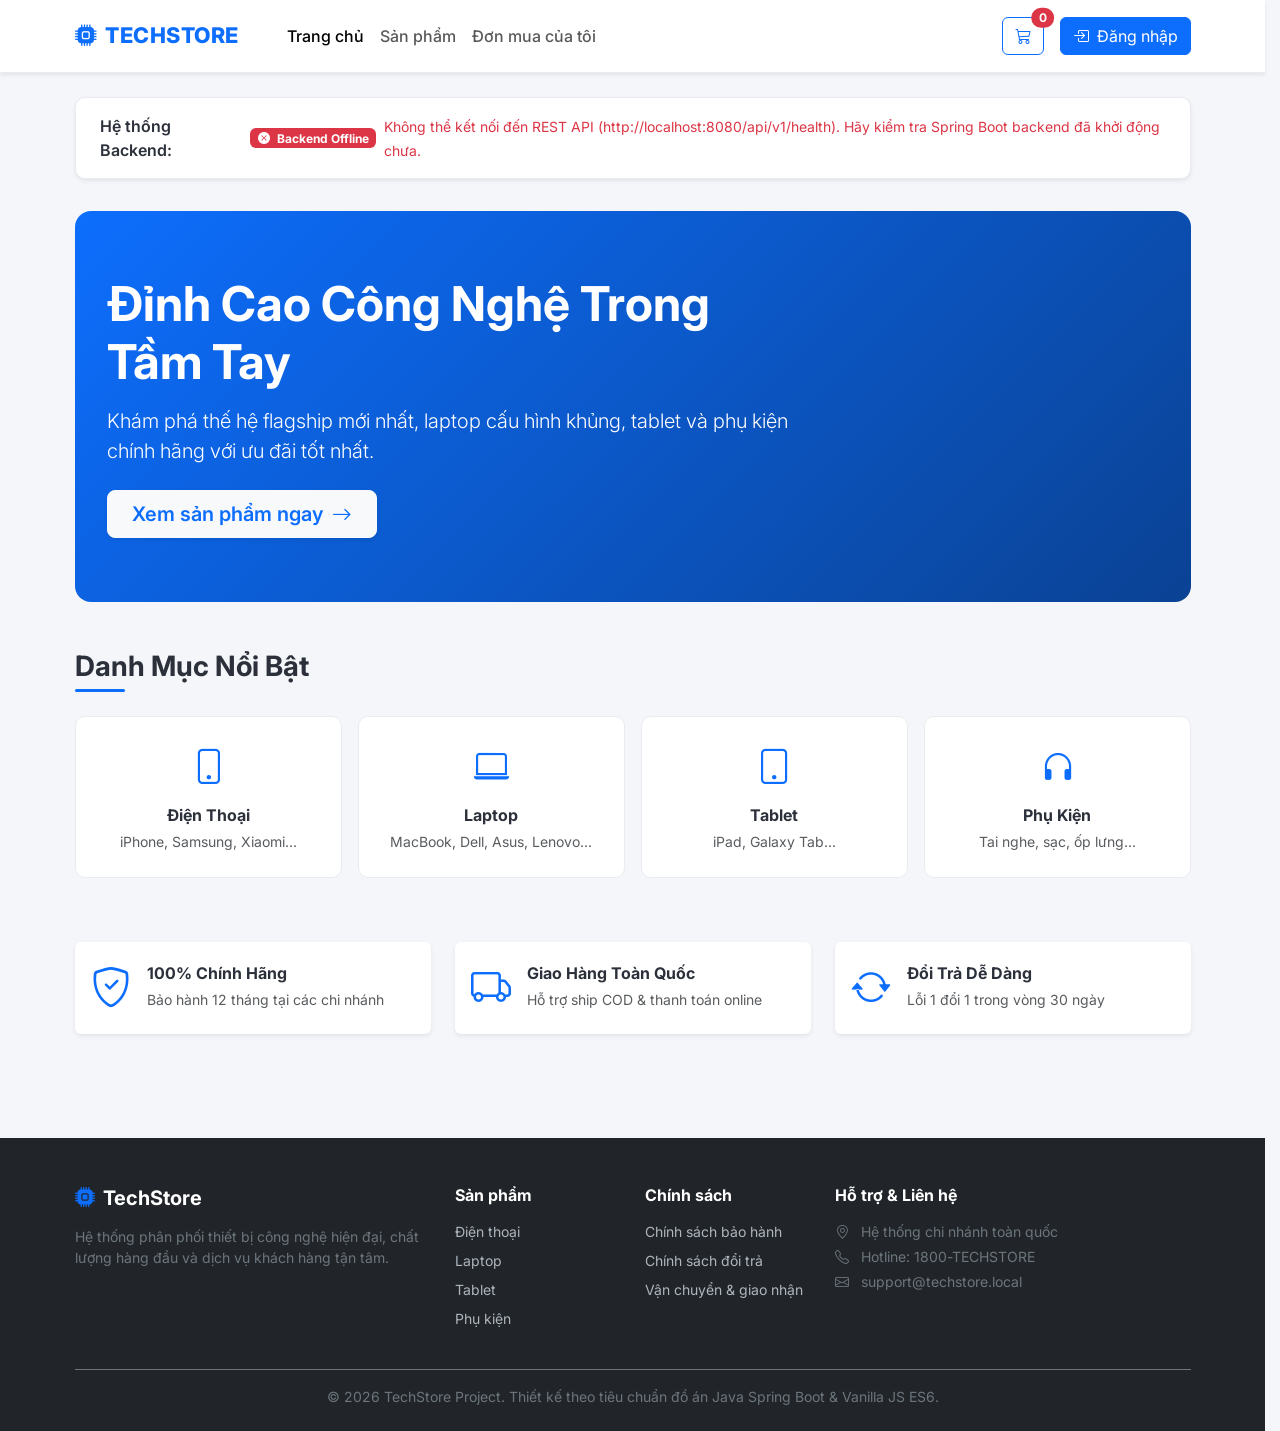
<file: frontend/index.html>
<!DOCTYPE html>
<html lang="vi">
<head>
    <meta charset="UTF-8">
    <meta name="viewport" content="width=device-width, initial-scale=1.0">
    <title>TechStore - Cửa Hàng Thiết Bị Công Nghệ</title>
    
    <!-- Google Fonts Inter -->
    <link rel="preconnect" href="https://fonts.googleapis.com">
    <link rel="preconnect" href="https://fonts.gstatic.com" crossorigin>
    <link href="https://fonts.googleapis.com/css2?family=Inter:wght@300;400;500;600;700&display=swap" rel="stylesheet">
    
    <!-- Bootstrap 5 CSS & Icons -->
    <link href="https://cdn.jsdelivr.net/npm/bootstrap@5.3.3/dist/css/bootstrap.min.css" rel="stylesheet">
    <link href="https://cdn.jsdelivr.net/npm/bootstrap-icons@1.11.3/font/bootstrap-icons.min.css" rel="stylesheet">
    
    <!-- Custom CSS Modules -->
    <link rel="stylesheet" href="./css/variables.css">
    <link rel="stylesheet" href="./css/reset.css">
    <link rel="stylesheet" href="./css/global.css">
    <link rel="stylesheet" href="./css/components.css">
    <link rel="stylesheet" href="./css/responsive.css">
</head>
<body>

    <!-- Header / Navbar -->
    <header class="site-navbar sticky-top">
        <div class="container">
            <nav class="navbar navbar-expand-lg navbar-light py-3">
                <a class="navbar-brand" href="./index.html">
                    <i class="bi bi-cpu-fill"></i>
                    <span>TECHSTORE</span>
                </a>
                
                <button class="navbar-toggler" type="button" data-bs-toggle="collapse" data-bs-target="#navbarContent">
                    <span class="navbar-toggler-icon"></span>
                </button>

                <div class="collapse navbar-collapse" id="navbarContent">
                    <ul class="navbar-nav me-auto mb-2 mb-lg-0 ms-lg-4">
                        <li class="nav-item">
                            <a class="nav-link active fw-medium" href="./index.html">Trang chủ</a>
                        </li>
                        <li class="nav-item">
                            <a class="nav-link fw-medium" href="./pages/products/products.html">Sản phẩm</a>
                        </li>
                        <li class="nav-item">
                            <a class="nav-link fw-medium" href="./pages/orders/my-orders.html">Đơn mua của tôi</a>
                        </li>
                    </ul>

                    <div class="d-flex align-items-center gap-3" id="nav-auth-container">
                        <a href="./pages/cart/cart.html" class="btn btn-outline-primary position-relative">
                            <i class="bi bi-cart3"></i>
                            <span class="position-absolute top-0 start-100 translate-middle badge rounded-pill bg-danger" id="cart-badge">
                                0
                            </span>
                        </a>
                        <a href="./pages/auth/login.html" class="btn btn-primary">
                            <i class="bi bi-box-arrow-in-right me-1"></i> Đăng nhập
                        </a>
                    </div>
                </div>
            </nav>
        </div>
    </header>

    <!-- Main Content -->
    <main class="py-4">
        <div class="container">

            <!-- System Diagnostics / Backend Health Banner -->
            <div class="status-panel d-flex flex-column flex-md-row justify-content-between align-items-md-center gap-2">
                <div class="d-flex align-items-center gap-3">
                    <span class="fw-semibold">Hệ thống Backend:</span>
                    <span id="backend-status-badge" class="badge bg-secondary">
                        <span class="spinner-border spinner-border-sm me-1" role="status"></span> Khởi tạo...
                    </span>
                </div>
                <div id="backend-status-details">
                    <small class="text-muted">Đang kết nối REST API (port 8080)...</small>
                </div>
            </div>

            <!-- Hero Banner -->
            <section class="hero-banner">
                <div class="row align-items-center">
                    <div class="col-lg-8">
                        <h1 class="display-5 fw-bold mb-3">Đỉnh Cao Công Nghệ Trong Tầm Tay</h1>
                        <p class="lead mb-4">Khám phá thế hệ flagship mới nhất, laptop cấu hình khủng, tablet và phụ kiện chính hãng với ưu đãi tốt nhất.</p>
                        <a href="./pages/products/products.html" class="btn btn-light btn-lg text-primary fw-semibold px-4 shadow-sm">
                            Xem sản phẩm ngay <i class="bi bi-arrow-right ms-1"></i>
                        </a>
                    </div>
                </div>
            </section>

            <!-- Categories Section -->
            <section class="mb-5">
                <h3 class="section-title">Danh Mục Nổi Bật</h3>
                <div class="row g-3">
                    <div class="col-6 col-md-3">
                        <div class="category-card">
                            <div class="category-icon"><i class="bi bi-phone"></i></div>
                            <h6 class="fw-bold mb-1">Điện Thoại</h6>
                            <small class="text-muted">iPhone, Samsung, Xiaomi...</small>
                        </div>
                    </div>
                    <div class="col-6 col-md-3">
                        <div class="category-card">
                            <div class="category-icon"><i class="bi bi-laptop"></i></div>
                            <h6 class="fw-bold mb-1">Laptop</h6>
                            <small class="text-muted">MacBook, Dell, Asus, Lenovo...</small>
                        </div>
                    </div>
                    <div class="col-6 col-md-3">
                        <div class="category-card">
                            <div class="category-icon"><i class="bi bi-tablet"></i></div>
                            <h6 class="fw-bold mb-1">Tablet</h6>
                            <small class="text-muted">iPad, Galaxy Tab...</small>
                        </div>
                    </div>
                    <div class="col-6 col-md-3">
                        <div class="category-card">
                            <div class="category-icon"><i class="bi bi-headphones"></i></div>
                            <h6 class="fw-bold mb-1">Phụ Kiện</h6>
                            <small class="text-muted">Tai nghe, sạc, ốp lưng...</small>
                        </div>
                    </div>
                </div>
            </section>

            <!-- Features Highlights -->
            <section class="row g-4 py-3">
                <div class="col-md-4">
                    <div class="d-flex align-items-center gap-3 p-3 bg-white rounded shadow-sm">
                        <i class="bi bi-shield-check text-primary fs-1"></i>
                        <div>
                            <h6 class="fw-bold mb-1">100% Chính Hãng</h6>
                            <small class="text-muted">Bảo hành 12 tháng tại các chi nhánh</small>
                        </div>
                    </div>
                </div>
                <div class="col-md-4">
                    <div class="d-flex align-items-center gap-3 p-3 bg-white rounded shadow-sm">
                        <i class="bi bi-truck text-primary fs-1"></i>
                        <div>
                            <h6 class="fw-bold mb-1">Giao Hàng Toàn Quốc</h6>
                            <small class="text-muted">Hỗ trợ ship COD & thanh toán online</small>
                        </div>
                    </div>
                </div>
                <div class="col-md-4">
                    <div class="d-flex align-items-center gap-3 p-3 bg-white rounded shadow-sm">
                        <i class="bi bi-arrow-repeat text-primary fs-1"></i>
                        <div>
                            <h6 class="fw-bold mb-1">Đổi Trả Dễ Dàng</h6>
                            <small class="text-muted">Lỗi 1 đổi 1 trong vòng 30 ngày</small>
                        </div>
                    </div>
                </div>
            </section>

        </div>
    </main>

    <!-- Footer -->
    <footer class="site-footer">
        <div class="container">
            <div class="row g-4 mb-4">
                <div class="col-lg-4">
                    <h5 class="text-white fw-bold mb-3 d-flex align-items-center gap-2">
                        <i class="bi bi-cpu-fill text-primary"></i> TechStore
                    </h5>
                    <p class="small text-secondary">Hệ thống phân phối thiết bị công nghệ hiện đại, chất lượng hàng đầu và dịch vụ khách hàng tận tâm.</p>
                </div>
                <div class="col-6 col-lg-2">
                    <h6 class="text-white fw-bold mb-3">Sản phẩm</h6>
                    <ul class="list-unstyled small d-flex flex-column gap-2">
                        <li><a href="#">Điện thoại</a></li>
                        <li><a href="#">Laptop</a></li>
                        <li><a href="#">Tablet</a></li>
                        <li><a href="#">Phụ kiện</a></li>
                    </ul>
                </div>
                <div class="col-6 col-lg-2">
                    <h6 class="text-white fw-bold mb-3">Chính sách</h6>
                    <ul class="list-unstyled small d-flex flex-column gap-2">
                        <li><a href="#">Chính sách bảo hành</a></li>
                        <li><a href="#">Chính sách đổi trả</a></li>
                        <li><a href="#">Vận chuyển & giao nhận</a></li>
                    </ul>
                </div>
                <div class="col-lg-4">
                    <h6 class="text-white fw-bold mb-3">Hỗ trợ & Liên hệ</h6>
                    <p class="small text-secondary mb-1"><i class="bi bi-geo-alt me-2"></i> Hệ thống chi nhánh toàn quốc</p>
                    <p class="small text-secondary mb-1"><i class="bi bi-telephone me-2"></i> Hotline: 1800-TECHSTORE</p>
                    <p class="small text-secondary"><i class="bi bi-envelope me-2"></i> support@techstore.local</p>
                </div>
            </div>
            <div class="border-top border-secondary pt-3 text-center small text-secondary">
                &copy; 2026 TechStore Project. Thiết kế theo tiêu chuẩn đồ án Java Spring Boot & Vanilla JS ES6.
            </div>
        </div>
    </footer>

    <!-- Bootstrap JS Bundle -->
    <script src="https://cdn.jsdelivr.net/npm/bootstrap@5.3.3/dist/js/bootstrap.bundle.min.js"></script>

    <!-- Page JavaScript Module -->
    <script type="module" src="./js/pages/home.js"></script>
</body>
</html>
</file>
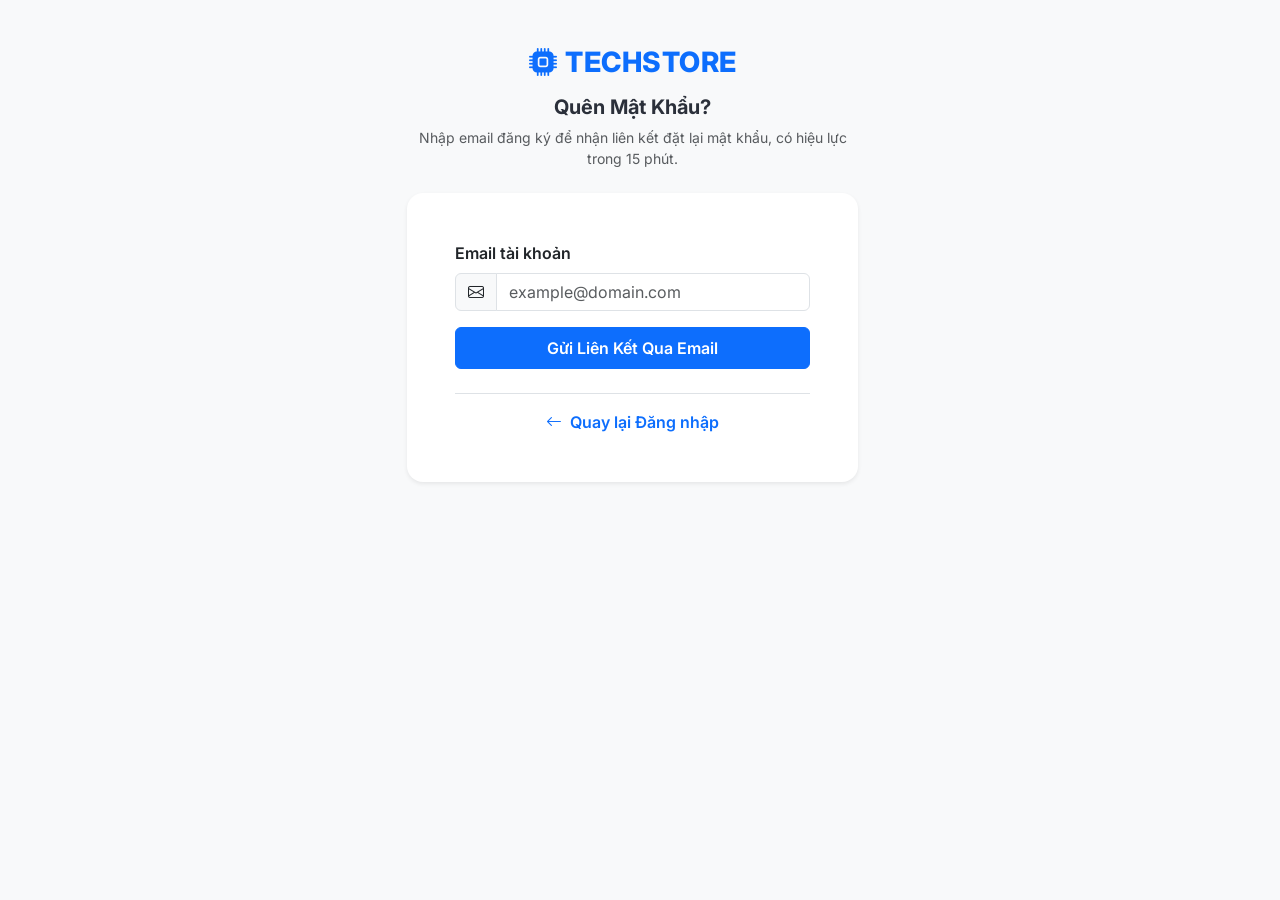
<file: frontend/pages/auth/forgot-password.html>
<!DOCTYPE html>
<html lang="vi">
<head>
    <meta charset="UTF-8">
    <meta name="viewport" content="width=device-width, initial-scale=1.0">
    <title>Khôi Phục Mật Khẩu - TechStore</title>
    
    <link rel="preconnect" href="https://fonts.googleapis.com">
    <link rel="preconnect" href="https://fonts.gstatic.com" crossorigin>
    <link href="https://fonts.googleapis.com/css2?family=Inter:wght@300;400;500;600;700&display=swap" rel="stylesheet">
    
    <link href="https://cdn.jsdelivr.net/npm/bootstrap@5.3.3/dist/css/bootstrap.min.css" rel="stylesheet">
    <link href="https://cdn.jsdelivr.net/npm/bootstrap-icons@1.11.3/font/bootstrap-icons.min.css" rel="stylesheet">
    
    <link rel="stylesheet" href="../../css/variables.css">
    <link rel="stylesheet" href="../../css/reset.css">
    <link rel="stylesheet" href="../../css/global.css">
    <link rel="stylesheet" href="../../css/components.css">
</head>
<body class="bg-light">

    <div class="container py-5">
        <div class="row justify-content-center">
            <div class="col-md-6 col-lg-5">
                
                <div class="text-center mb-4">
                    <a href="../../index.html" class="navbar-brand justify-content-center fs-3">
                        <i class="bi bi-cpu-fill"></i>
                        <span>TECHSTORE</span>
                    </a>
                    <h5 class="fw-bold mt-3">Quên Mật Khẩu?</h5>
                    <p class="text-muted small">Nhập email đăng ký để nhận liên kết đặt lại mật khẩu, có hiệu lực trong 15 phút.</p>
                </div>

                <div class="card border-0 shadow-sm rounded-4 p-4 p-md-5 bg-white">
                    
                    <div id="alert-container"></div>

                    <!-- Step 1: Request Reset Token -->
                    <form id="forgot-form">
                        <div class="mb-3">
                            <label for="email" class="form-label fw-semibold">Email tài khoản</label>
                            <div class="input-group">
                                <span class="input-group-text bg-light"><i class="bi bi-envelope"></i></span>
                                <input type="email" class="form-control" id="email" placeholder="example@domain.com" required>
                            </div>
                        </div>

                        <button type="submit" class="btn btn-primary w-100 py-2 fw-semibold" id="btn-request-token">
                            <span class="spinner-border spinner-border-sm me-2 d-none" id="forgot-spinner"></span>
                            Gửi Liên Kết Qua Email
                        </button>
                    </form>

                    <!-- Step 2: Enter Token and New Password (hidden initially) -->
                    <form id="reset-form" class="d-none mt-3">
                        <hr class="my-3">
                        <h6 class="fw-bold text-success mb-3"><i class="bi bi-shield-check me-1"></i> Đặt lại mật khẩu mới</h6>

                        <input type="hidden" id="token" required>

                        <div class="mb-3">
                            <label for="newPassword" class="form-label fw-semibold">Mật khẩu mới</label>
                            <input type="password" class="form-control" id="newPassword" placeholder="Tối thiểu 6 ký tự" required>
                        </div>

                        <button type="submit" class="btn btn-success w-100 py-2 fw-semibold" id="btn-reset-password">
                            <span class="spinner-border spinner-border-sm me-2 d-none" id="reset-spinner"></span>
                            Xác Nhận Đổi Mật Khẩu
                        </button>
                    </form>

                    <div class="text-center mt-4 pt-3 border-top">
                        <a href="./login.html" class="fw-semibold text-primary text-decoration-none">
                            <i class="bi bi-arrow-left me-1"></i> Quay lại Đăng nhập
                        </a>
                    </div>
                </div>

            </div>
        </div>
    </div>

    <script src="https://cdn.jsdelivr.net/npm/bootstrap@5.3.3/dist/js/bootstrap.bundle.min.js"></script>
    <script type="module" src="./forgot-password.js"></script>
</body>
</html>
</file>
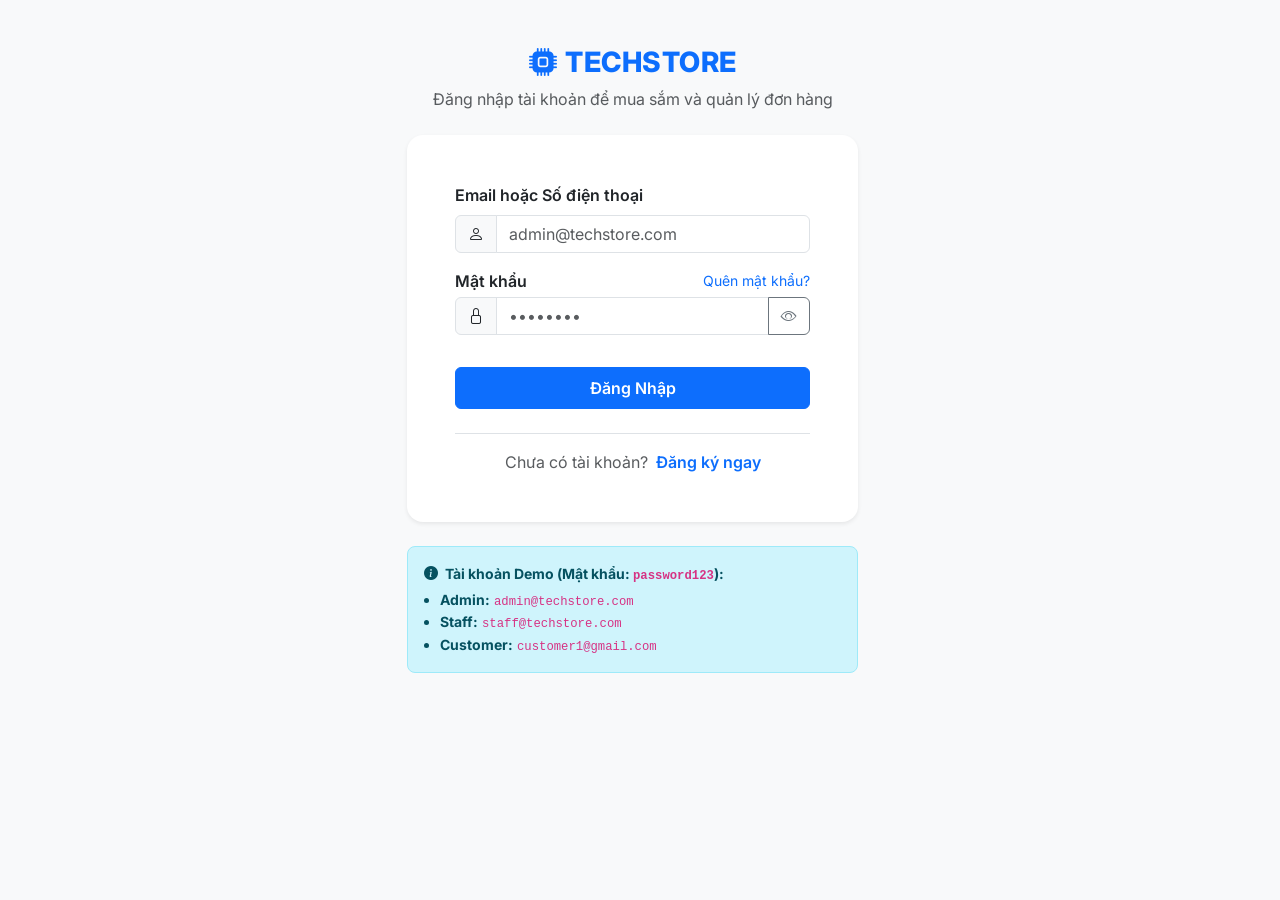
<file: frontend/pages/auth/login.html>
<!DOCTYPE html>
<html lang="vi">
<head>
    <meta charset="UTF-8">
    <meta name="viewport" content="width=device-width, initial-scale=1.0">
    <title>Đăng Nhập - TechStore</title>
    
    <link rel="preconnect" href="https://fonts.googleapis.com">
    <link rel="preconnect" href="https://fonts.gstatic.com" crossorigin>
    <link href="https://fonts.googleapis.com/css2?family=Inter:wght@300;400;500;600;700&display=swap" rel="stylesheet">
    
    <link href="https://cdn.jsdelivr.net/npm/bootstrap@5.3.3/dist/css/bootstrap.min.css" rel="stylesheet">
    <link href="https://cdn.jsdelivr.net/npm/bootstrap-icons@1.11.3/font/bootstrap-icons.min.css" rel="stylesheet">
    
    <link rel="stylesheet" href="../../css/variables.css">
    <link rel="stylesheet" href="../../css/reset.css">
    <link rel="stylesheet" href="../../css/global.css">
    <link rel="stylesheet" href="../../css/components.css">
</head>
<body class="bg-light">

    <div class="container py-5">
        <div class="row justify-content-center">
            <div class="col-md-6 col-lg-5">
                
                <div class="text-center mb-4">
                    <a href="../../index.html" class="navbar-brand justify-content-center fs-3">
                        <i class="bi bi-cpu-fill"></i>
                        <span>TECHSTORE</span>
                    </a>
                    <p class="text-muted mt-2">Đăng nhập tài khoản để mua sắm và quản lý đơn hàng</p>
                </div>

                <div class="card border-0 shadow-sm rounded-4 p-4 p-md-5 bg-white">
                    
                    <div id="alert-container"></div>

                    <form id="login-form">
                        <div class="mb-3">
                            <label for="username" class="form-label fw-semibold">Email hoặc Số điện thoại</label>
                            <div class="input-group">
                                <span class="input-group-text bg-light"><i class="bi bi-person"></i></span>
                                <input type="text" class="form-control" id="username" placeholder="admin@techstore.com" required>
                            </div>
                        </div>

                        <div class="mb-3">
                            <div class="d-flex justify-content-between align-items-center mb-1">
                                <label for="password" class="form-label fw-semibold mb-0">Mật khẩu</label>
                                <a href="./forgot-password.html" class="small text-primary text-decoration-none">Quên mật khẩu?</a>
                            </div>
                            <div class="input-group">
                                <span class="input-group-text bg-light"><i class="bi bi-lock"></i></span>
                                <input type="password" class="form-control" id="password" placeholder="••••••••" required>
                                <button class="btn btn-outline-secondary" type="button" id="toggle-password">
                                    <i class="bi bi-eye"></i>
                                </button>
                            </div>
                        </div>

                        <button type="submit" class="btn btn-primary w-100 py-2 fw-semibold mt-3" id="btn-login">
                            <span class="spinner-border spinner-border-sm me-2 d-none" id="login-spinner"></span>
                            Đăng Nhập
                        </button>
                    </form>

                    <div class="text-center mt-4 pt-3 border-top">
                        <span class="text-muted">Chưa có tài khoản?</span>
                        <a href="./register.html" class="fw-semibold text-primary text-decoration-none ms-1">Đăng ký ngay</a>
                    </div>
                </div>

                <!-- Demo Credentials Info -->
                <div class="alert alert-info mt-4 rounded-3 p-3 small">
                    <strong><i class="bi bi-info-circle-fill me-1"></i> Tài khoản Demo (Mật khẩu: <code>password123</code>):</strong>
                    <ul class="mb-0 mt-1 ps-3">
                        <li><strong>Admin:</strong> <code>admin@techstore.com</code></li>
                        <li><strong>Staff:</strong> <code>staff@techstore.com</code></li>
                        <li><strong>Customer:</strong> <code>customer1@gmail.com</code></li>
                    </ul>
                </div>

            </div>
        </div>
    </div>

    <script src="https://cdn.jsdelivr.net/npm/bootstrap@5.3.3/dist/js/bootstrap.bundle.min.js"></script>
    <script type="module" src="./login.js"></script>
</body>
</html>
</file>
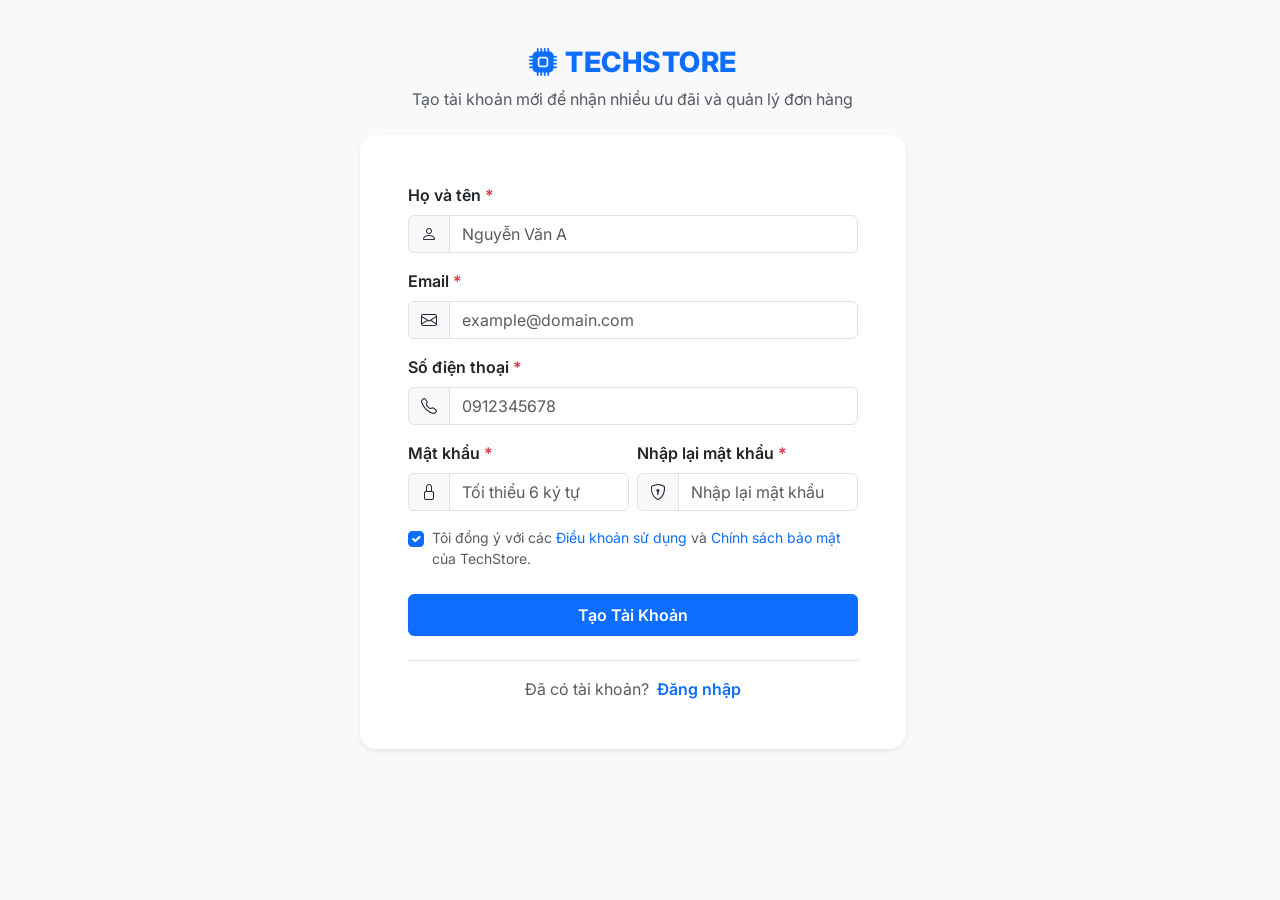
<file: frontend/pages/auth/register.html>
<!DOCTYPE html>
<html lang="vi">
<head>
    <meta charset="UTF-8">
    <meta name="viewport" content="width=device-width, initial-scale=1.0">
    <title>Đăng Ký Tài Khoản - TechStore</title>
    
    <link rel="preconnect" href="https://fonts.googleapis.com">
    <link rel="preconnect" href="https://fonts.gstatic.com" crossorigin>
    <link href="https://fonts.googleapis.com/css2?family=Inter:wght@300;400;500;600;700&display=swap" rel="stylesheet">
    
    <link href="https://cdn.jsdelivr.net/npm/bootstrap@5.3.3/dist/css/bootstrap.min.css" rel="stylesheet">
    <link href="https://cdn.jsdelivr.net/npm/bootstrap-icons@1.11.3/font/bootstrap-icons.min.css" rel="stylesheet">
    
    <link rel="stylesheet" href="../../css/variables.css">
    <link rel="stylesheet" href="../../css/reset.css">
    <link rel="stylesheet" href="../../css/global.css">
    <link rel="stylesheet" href="../../css/components.css">
</head>
<body class="bg-light">

    <div class="container py-5">
        <div class="row justify-content-center">
            <div class="col-md-7 col-lg-6">
                
                <div class="text-center mb-4">
                    <a href="../../index.html" class="navbar-brand justify-content-center fs-3">
                        <i class="bi bi-cpu-fill"></i>
                        <span>TECHSTORE</span>
                    </a>
                    <p class="text-muted mt-2">Tạo tài khoản mới để nhận nhiều ưu đãi và quản lý đơn hàng</p>
                </div>

                <div class="card border-0 shadow-sm rounded-4 p-4 p-md-5 bg-white">
                    
                    <div id="alert-container"></div>

                    <form id="register-form" novalidate>
                        <div class="mb-3">
                            <label for="fullName" class="form-label fw-semibold">Họ và tên <span class="text-danger">*</span></label>
                            <div class="input-group">
                                <span class="input-group-text bg-light"><i class="bi bi-person"></i></span>
                                <input type="text" class="form-control" id="fullName" placeholder="Nguyễn Văn A" required>
                            </div>
                            <div class="invalid-feedback" id="err-fullName"></div>
                        </div>

                        <div class="mb-3">
                            <label for="email" class="form-label fw-semibold">Email <span class="text-danger">*</span></label>
                            <div class="input-group">
                                <span class="input-group-text bg-light"><i class="bi bi-envelope"></i></span>
                                <input type="email" class="form-control" id="email" placeholder="example@domain.com" required>
                            </div>
                            <div class="invalid-feedback" id="err-email"></div>
                        </div>

                        <div class="mb-3">
                            <label for="phone" class="form-label fw-semibold">Số điện thoại <span class="text-danger">*</span></label>
                            <div class="input-group">
                                <span class="input-group-text bg-light"><i class="bi bi-telephone"></i></span>
                                <input type="tel" class="form-control" id="phone" placeholder="0912345678" required>
                            </div>
                            <div class="invalid-feedback" id="err-phone"></div>
                        </div>

                        <div class="row g-2 mb-3">
                            <div class="col-md-6">
                                <label for="password" class="form-label fw-semibold">Mật khẩu <span class="text-danger">*</span></label>
                                <div class="input-group">
                                    <span class="input-group-text bg-light"><i class="bi bi-lock"></i></span>
                                    <input type="password" class="form-control" id="password" placeholder="Tối thiểu 6 ký tự" required>
                                </div>
                                <div class="invalid-feedback" id="err-password"></div>
                            </div>
                            <div class="col-md-6">
                                <label for="confirmPassword" class="form-label fw-semibold">Nhập lại mật khẩu <span class="text-danger">*</span></label>
                                <div class="input-group">
                                    <span class="input-group-text bg-light"><i class="bi bi-shield-lock"></i></span>
                                    <input type="password" class="form-control" id="confirmPassword" placeholder="Nhập lại mật khẩu" required>
                                </div>
                                <div class="invalid-feedback" id="err-confirmPassword"></div>
                            </div>
                        </div>

                        <div class="form-check mb-4">
                            <input class="form-check-input" type="checkbox" id="terms" checked required>
                            <label class="form-check-label small text-muted" for="terms">
                                Tôi đồng ý với các <a href="#" class="text-primary text-decoration-none">Điều khoản sử dụng</a> và <a href="#" class="text-primary text-decoration-none">Chính sách bảo mật</a> của TechStore.
                            </label>
                        </div>

                        <button type="submit" class="btn btn-primary w-100 py-2 fw-semibold" id="btn-register">
                            <span class="spinner-border spinner-border-sm me-2 d-none" id="register-spinner"></span>
                            Tạo Tài Khoản
                        </button>
                    </form>

                    <div class="text-center mt-4 pt-3 border-top">
                        <span class="text-muted">Đã có tài khoản?</span>
                        <a href="./login.html" class="fw-semibold text-primary text-decoration-none ms-1">Đăng nhập</a>
                    </div>
                </div>

            </div>
        </div>
    </div>

    <script src="https://cdn.jsdelivr.net/npm/bootstrap@5.3.3/dist/js/bootstrap.bundle.min.js"></script>
    <script type="module" src="./register.js"></script>
</body>
</html>
</file>
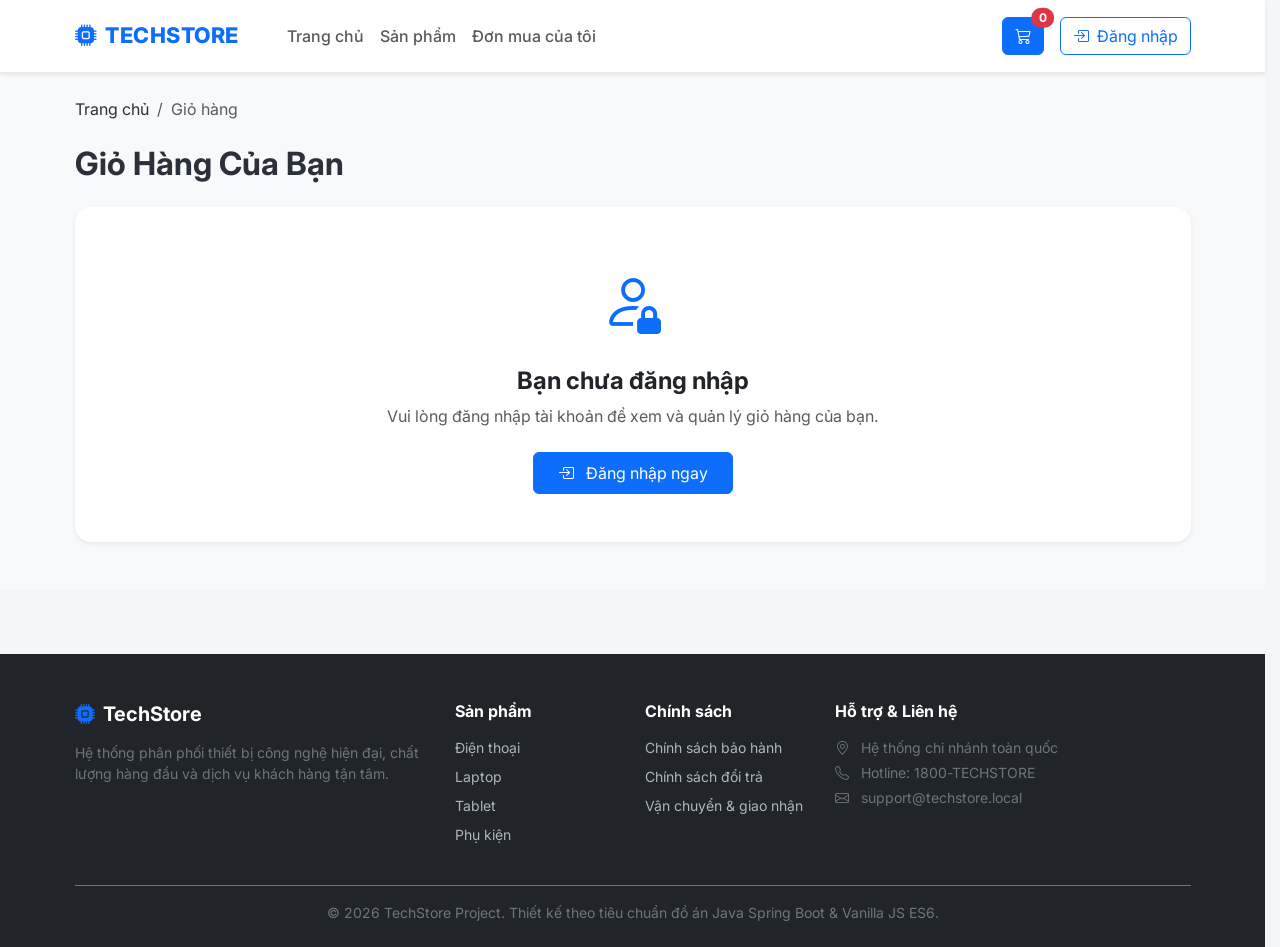
<file: frontend/pages/cart/cart.html>
<!DOCTYPE html>
<html lang="vi">
<head>
    <meta charset="UTF-8">
    <meta name="viewport" content="width=device-width, initial-scale=1.0">
    <title>Giỏ Hàng Của Bạn - TechStore</title>
    
    <!-- Google Fonts Inter -->
    <link rel="preconnect" href="https://fonts.googleapis.com">
    <link rel="preconnect" href="https://fonts.gstatic.com" crossorigin>
    <link href="https://fonts.googleapis.com/css2?family=Inter:wght@300;400;500;600;700&display=swap" rel="stylesheet">
    
    <!-- Bootstrap 5 CSS & Icons -->
    <link href="https://cdn.jsdelivr.net/npm/bootstrap@5.3.3/dist/css/bootstrap.min.css" rel="stylesheet">
    <link href="https://cdn.jsdelivr.net/npm/bootstrap-icons@1.11.3/font/bootstrap-icons.min.css" rel="stylesheet">
    
    <!-- Custom CSS Modules -->
    <link rel="stylesheet" href="../../css/variables.css">
    <link rel="stylesheet" href="../../css/reset.css">
    <link rel="stylesheet" href="../../css/global.css">
    <link rel="stylesheet" href="../../css/components.css">
    <link rel="stylesheet" href="../../css/responsive.css">

    <style>
        .cart-item-img {
            width: 80px;
            height: 80px;
            object-fit: contain;
            background: #fff;
            border-radius: 8px;
            padding: 4px;
        }
        .cart-qty-input {
            width: 50px;
            text-align: center;
        }
        .order-summary-card {
            position: sticky;
            top: 90px;
        }
        .skeleton-box {
            display: inline-block;
            height: 1em;
            position: relative;
            overflow: hidden;
            background-color: #e9ecef;
            border-radius: 4px;
        }
        .skeleton-box::after {
            position: absolute;
            top: 0; right: 0; bottom: 0; left: 0;
            transform: translateX(-100%);
            background-image: linear-gradient(
                90deg,
                rgba(255, 255, 255, 0) 0,
                rgba(255, 255, 255, 0.4) 20%,
                rgba(255, 255, 255, 0.7) 60%,
                rgba(255, 255, 255, 0)
            );
            animation: shimmer 1.5s infinite;
            content: '';
        }
        @keyframes shimmer {
            100% { transform: translateX(100%); }
        }
    </style>
</head>
<body>

    <!-- Header / Navbar -->
    <header class="site-navbar sticky-top">
        <div class="container">
            <nav class="navbar navbar-expand-lg navbar-light py-3">
                <a class="navbar-brand" href="../../index.html">
                    <i class="bi bi-cpu-fill"></i>
                    <span>TECHSTORE</span>
                </a>
                
                <button class="navbar-toggler" type="button" data-bs-toggle="collapse" data-bs-target="#navbarContent">
                    <span class="navbar-toggler-icon"></span>
                </button>

                <div class="collapse navbar-collapse" id="navbarContent">
                    <ul class="navbar-nav me-auto mb-2 mb-lg-0 ms-lg-4">
                        <li class="nav-item">
                            <a class="nav-link fw-medium" href="../../index.html">Trang chủ</a>
                        </li>
                        <li class="nav-item">
                            <a class="nav-link fw-medium" href="../products/products.html">Sản phẩm</a>
                        </li>
                        <li class="nav-item">
                            <a class="nav-link fw-medium" href="../orders/my-orders.html">Đơn mua của tôi</a>
                        </li>
                    </ul>

                    <div class="d-flex align-items-center gap-3" id="nav-auth-container">
                        <a href="./cart.html" class="btn btn-primary position-relative">
                            <i class="bi bi-cart3"></i>
                            <span class="position-absolute top-0 start-100 translate-middle badge rounded-pill bg-danger" id="cart-badge">
                                0
                            </span>
                        </a>
                        <a href="../auth/login.html" class="btn btn-outline-primary">
                            <i class="bi bi-box-arrow-in-right me-1"></i> Đăng nhập
                        </a>
                    </div>
                </div>
            </nav>
        </div>
    </header>

    <!-- Main Content -->
    <main class="py-4 bg-light">
        <div class="container">

            <!-- Breadcrumb -->
            <nav aria-label="breadcrumb" class="mb-4">
                <ol class="breadcrumb">
                    <li class="breadcrumb-item"><a href="../../index.html" class="text-decoration-none">Trang chủ</a></li>
                    <li class="breadcrumb-item active" aria-current="page">Giỏ hàng</li>
                </ol>
            </nav>

            <div class="d-flex justify-content-between align-items-center mb-4">
                <h2 class="fw-bold mb-0">Giỏ Hàng Của Bạn</h2>
                <button class="btn btn-outline-danger btn-sm" id="btn-clear-cart" style="display: none;">
                    <i class="bi bi-trash me-1"></i> Xóa tất cả
                </button>
            </div>

            <!-- Unauthenticated Notice -->
            <div id="unauth-state" class="card border-0 shadow-sm rounded-4 p-5 text-center my-4" style="display: none;">
                <i class="bi bi-person-lock text-primary" style="font-size: 4rem;"></i>
                <h4 class="fw-bold mt-3 mb-2">Bạn chưa đăng nhập</h4>
                <p class="text-muted mb-4">Vui lòng đăng nhập tài khoản để xem và quản lý giỏ hàng của bạn.</p>
                <div>
                    <a href="../auth/login.html" class="btn btn-primary px-4 py-2">
                        <i class="bi bi-box-arrow-in-right me-2"></i> Đăng nhập ngay
                    </a>
                </div>
            </div>

            <!-- Loading State Skeleton -->
            <div id="cart-loading" class="card border-0 shadow-sm rounded-4 p-4 mb-4" style="display: none;">
                <div class="d-flex flex-column gap-3">
                    <div class="skeleton-box w-100" style="height: 80px;"></div>
                    <div class="skeleton-box w-100" style="height: 80px;"></div>
                    <div class="skeleton-box w-100" style="height: 80px;"></div>
                </div>
            </div>

            <!-- Empty Cart State -->
            <div id="cart-empty" class="card border-0 shadow-sm rounded-4 p-5 text-center my-4" style="display: none;">
                <i class="bi bi-cart-x text-muted" style="font-size: 4.5rem;"></i>
                <h4 class="fw-bold mt-3 mb-2">Giỏ hàng của bạn đang trống</h4>
                <p class="text-muted mb-4">Hãy dạo một vòng cửa hàng và chọn cho mình thiết bị công nghệ ưng ý nhé!</p>
                <div>
                    <a href="../products/products.html" class="btn btn-primary px-4 py-2">
                        <i class="bi bi-arrow-left me-2"></i> Khám phá sản phẩm ngay
                    </a>
                </div>
            </div>

            <!-- Cart Content Grid -->
            <div id="cart-content" class="row g-4" style="display: none;">
                <!-- Left: Items Table / List -->
                <div class="col-lg-8">
                    <div class="card border-0 shadow-sm rounded-4 p-3 p-md-4">
                        <div class="table-responsive">
                            <table class="table align-middle mb-0">
                                <thead class="table-light">
                                    <tr>
                                        <th scope="col" style="min-width: 250px;">Sản phẩm</th>
                                        <th scope="col" class="text-center">Đơn giá</th>
                                        <th scope="col" class="text-center" style="width: 140px;">Số lượng</th>
                                        <th scope="col" class="text-end">Thành tiền</th>
                                        <th scope="col" class="text-center" style="width: 50px;"></th>
                                    </tr>
                                </thead>
                                <tbody id="cart-items-tbody">
                                    <!-- Rendered dynamically -->
                                </tbody>
                            </table>
                        </div>
                    </div>
                </div>

                <!-- Right: Order Summary -->
                <div class="col-lg-4">
                    <div class="card border-0 shadow-sm rounded-4 p-4 order-summary-card">
                        <h5 class="fw-bold mb-3 border-bottom pb-3">Tóm Tắt Đơn Hàng</h5>

                        <div class="d-flex justify-content-between mb-2">
                            <span class="text-muted">Tổng số lượng:</span>
                            <strong id="summary-total-items">0</strong>
                        </div>

                        <div class="d-flex justify-content-between mb-2">
                            <span class="text-muted">Tạm tính:</span>
                            <strong id="summary-subtotal">0 ₫</strong>
                        </div>

                        <div class="d-flex justify-content-between mb-2">
                            <span class="text-muted">Phí vận chuyển:</span>
                            <span class="text-success fw-medium">Miễn phí toàn quốc</span>
                        </div>

                        <hr class="my-3">

                        <div class="d-flex justify-content-between align-items-baseline mb-4">
                            <span class="fs-5 fw-bold">Tổng thanh toán:</span>
                            <span class="fs-3 fw-bold text-danger" id="summary-grand-total">0 ₫</span>
                        </div>

                        <div class="d-grid gap-2">
                            <button class="btn btn-primary btn-lg py-3 fw-bold shadow-sm" id="btn-checkout">
                                <i class="bi bi-credit-card me-2"></i> Tiến hành đặt hàng
                            </button>
                            <a href="../products/products.html" class="btn btn-outline-secondary py-2">
                                <i class="bi bi-arrow-left me-1"></i> Tiếp tục mua hàng
                            </a>
                        </div>

                        <div class="mt-4 pt-3 border-top small text-muted">
                            <div class="d-flex align-items-center gap-2 mb-1">
                                <i class="bi bi-shield-check text-success"></i>
                                <span>Bảo mật thông tin thanh toán tuyệt đối</span>
                            </div>
                            <div class="d-flex align-items-center gap-2">
                                <i class="bi bi-arrow-repeat text-primary"></i>
                                <span>Hỗ trợ đổi mới trong 30 ngày nếu có lỗi</span>
                            </div>
                        </div>
                    </div>
                </div>
            </div>

        </div>
    </main>

    <!-- Toast Notification Container -->
    <div class="toast-container position-fixed bottom-0 end-0 p-3" style="z-index: 1100;">
        <div id="cart-toast" class="toast align-items-center text-white bg-dark border-0 shadow" role="alert" aria-live="assertive" aria-atomic="true">
            <div class="d-flex">
                <div class="toast-body" id="cart-toast-body">
                    Thông báo
                </div>
                <button type="button" class="btn-close btn-close-white me-2 m-auto" data-bs-dismiss="toast" aria-label="Close"></button>
            </div>
        </div>
    </div>

    <!-- Footer -->
    <footer class="site-footer">
        <div class="container">
            <div class="row g-4 mb-4">
                <div class="col-lg-4">
                    <h5 class="text-white fw-bold mb-3 d-flex align-items-center gap-2">
                        <i class="bi bi-cpu-fill text-primary"></i> TechStore
                    </h5>
                    <p class="small text-secondary">Hệ thống phân phối thiết bị công nghệ hiện đại, chất lượng hàng đầu và dịch vụ khách hàng tận tâm.</p>
                </div>
                <div class="col-6 col-lg-2">
                    <h6 class="text-white fw-bold mb-3">Sản phẩm</h6>
                    <ul class="list-unstyled small d-flex flex-column gap-2">
                        <li><a href="../products/products.html">Điện thoại</a></li>
                        <li><a href="../products/products.html">Laptop</a></li>
                        <li><a href="../products/products.html">Tablet</a></li>
                        <li><a href="../products/products.html">Phụ kiện</a></li>
                    </ul>
                </div>
                <div class="col-6 col-lg-2">
                    <h6 class="text-white fw-bold mb-3">Chính sách</h6>
                    <ul class="list-unstyled small d-flex flex-column gap-2">
                        <li><a href="#">Chính sách bảo hành</a></li>
                        <li><a href="#">Chính sách đổi trả</a></li>
                        <li><a href="#">Vận chuyển & giao nhận</a></li>
                    </ul>
                </div>
                <div class="col-lg-4">
                    <h6 class="text-white fw-bold mb-3">Hỗ trợ & Liên hệ</h6>
                    <p class="small text-secondary mb-1"><i class="bi bi-geo-alt me-2"></i> Hệ thống chi nhánh toàn quốc</p>
                    <p class="small text-secondary mb-1"><i class="bi bi-telephone me-2"></i> Hotline: 1800-TECHSTORE</p>
                    <p class="small text-secondary"><i class="bi bi-envelope me-2"></i> support@techstore.local</p>
                </div>
            </div>
            <div class="border-top border-secondary pt-3 text-center small text-secondary">
                &copy; 2026 TechStore Project. Thiết kế theo tiêu chuẩn đồ án Java Spring Boot & Vanilla JS ES6.
            </div>
        </div>
    </footer>

    <!-- Bootstrap JS Bundle -->
    <script src="https://cdn.jsdelivr.net/npm/bootstrap@5.3.3/dist/js/bootstrap.bundle.min.js"></script>

    <!-- Page Module -->
    <script type="module" src="./cart.js"></script>
</body>
</html>
</file>
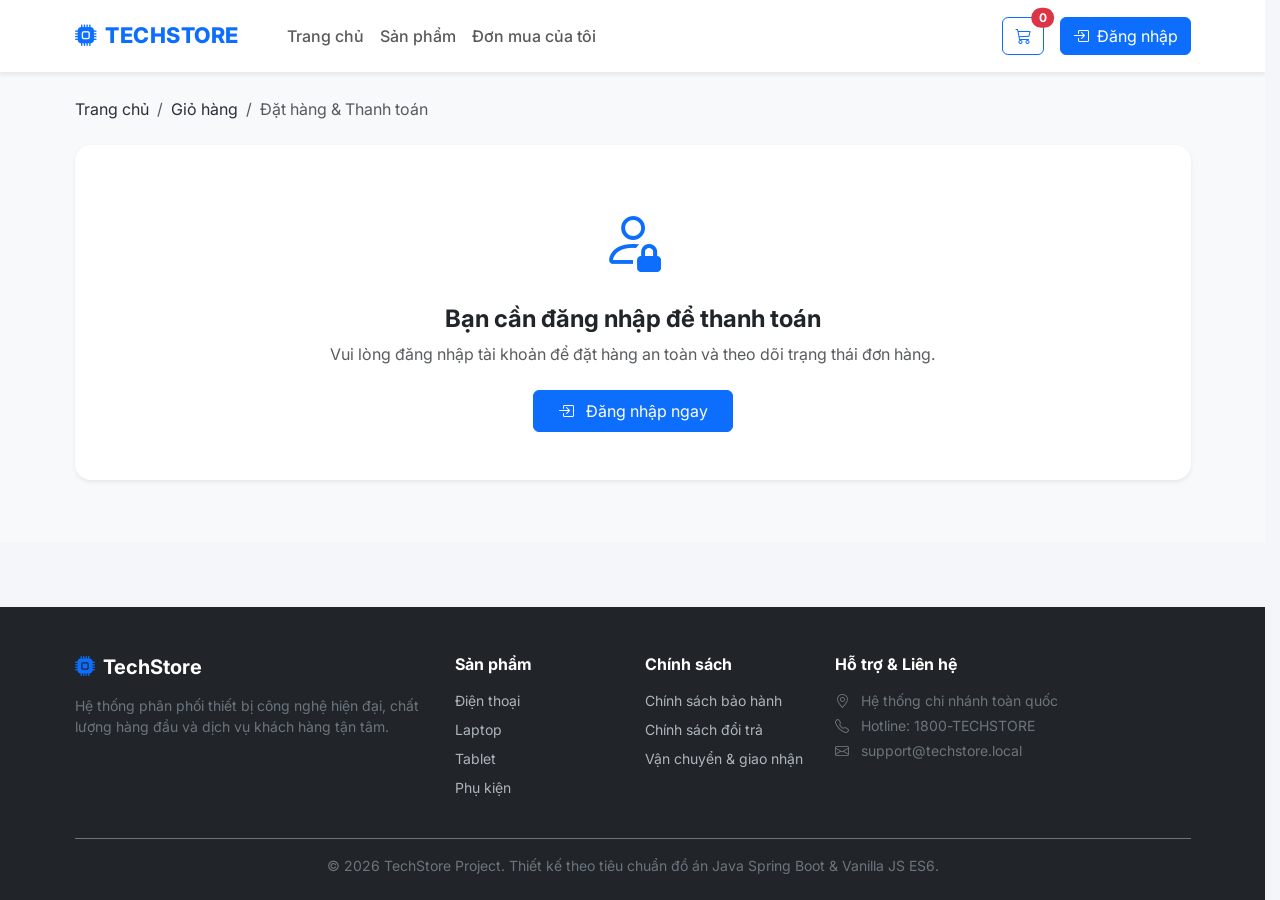
<file: frontend/pages/checkout/checkout.html>
<!DOCTYPE html>
<html lang="vi">
<head>
    <meta charset="UTF-8">
    <meta name="viewport" content="width=device-width, initial-scale=1.0">
    <title>Thanh Toán Đơn Hàng - TechStore</title>
    
    <!-- Google Fonts Inter -->
    <link rel="preconnect" href="https://fonts.googleapis.com">
    <link rel="preconnect" href="https://fonts.gstatic.com" crossorigin>
    <link href="https://fonts.googleapis.com/css2?family=Inter:wght@300;400;500;600;700&display=swap" rel="stylesheet">
    
    <!-- Bootstrap 5 CSS & Icons -->
    <link href="https://cdn.jsdelivr.net/npm/bootstrap@5.3.3/dist/css/bootstrap.min.css" rel="stylesheet">
    <link href="https://cdn.jsdelivr.net/npm/bootstrap-icons@1.11.3/font/bootstrap-icons.min.css" rel="stylesheet">
    
    <!-- Custom CSS Modules -->
    <link rel="stylesheet" href="../../css/variables.css">
    <link rel="stylesheet" href="../../css/reset.css">
    <link rel="stylesheet" href="../../css/global.css">
    <link rel="stylesheet" href="../../css/components.css">
    <link rel="stylesheet" href="../../css/responsive.css">

    <style>
        .checkout-item-img {
            width: 60px;
            height: 60px;
            object-fit: contain;
            background: #fff;
            border-radius: 6px;
            padding: 2px;
        }
        .order-summary-box {
            position: sticky;
            top: 90px;
        }
        .payment-method-card {
            cursor: pointer;
            transition: all 0.2s ease;
        }
        .payment-method-card:hover {
            border-color: #0d6efd !important;
            background-color: #f8f9fa;
        }
        .payment-method-card.active {
            border-color: #0d6efd !important;
            background-color: #f0f7ff;
        }
    </style>
</head>
<body>

    <!-- Header / Navbar -->
    <header class="site-navbar sticky-top">
        <div class="container">
            <nav class="navbar navbar-expand-lg navbar-light py-3">
                <a class="navbar-brand" href="../../index.html">
                    <i class="bi bi-cpu-fill"></i>
                    <span>TECHSTORE</span>
                </a>
                
                <button class="navbar-toggler" type="button" data-bs-toggle="collapse" data-bs-target="#navbarContent">
                    <span class="navbar-toggler-icon"></span>
                </button>

                <div class="collapse navbar-collapse" id="navbarContent">
                    <ul class="navbar-nav me-auto mb-2 mb-lg-0 ms-lg-4">
                        <li class="nav-item">
                            <a class="nav-link fw-medium" href="../../index.html">Trang chủ</a>
                        </li>
                        <li class="nav-item">
                            <a class="nav-link fw-medium" href="../products/products.html">Sản phẩm</a>
                        </li>
                        <li class="nav-item">
                            <a class="nav-link fw-medium" href="../orders/my-orders.html">Đơn mua của tôi</a>
                        </li>
                    </ul>

                    <div class="d-flex align-items-center gap-3" id="nav-auth-container">
                        <a href="../cart/cart.html" class="btn btn-outline-primary position-relative">
                            <i class="bi bi-cart3"></i>
                            <span class="position-absolute top-0 start-100 translate-middle badge rounded-pill bg-danger" id="cart-badge">
                                0
                            </span>
                        </a>
                        <a href="../auth/login.html" class="btn btn-primary">
                            <i class="bi bi-box-arrow-in-right me-1"></i> Đăng nhập
                        </a>
                    </div>
                </div>
            </nav>
        </div>
    </header>

    <!-- Main Content -->
    <main class="py-4 bg-light">
        <div class="container">

            <!-- Breadcrumb -->
            <nav aria-label="breadcrumb" class="mb-4">
                <ol class="breadcrumb">
                    <li class="breadcrumb-item"><a href="../../index.html" class="text-decoration-none">Trang chủ</a></li>
                    <li class="breadcrumb-item"><a href="../cart/cart.html" class="text-decoration-none">Giỏ hàng</a></li>
                    <li class="breadcrumb-item active" aria-current="page">Đặt hàng & Thanh toán</li>
                </ol>
            </nav>

            <!-- Unauthenticated Notice -->
            <div id="checkout-unauth" class="card border-0 shadow-sm rounded-4 p-5 text-center my-4" style="display: none;">
                <i class="bi bi-person-lock text-primary" style="font-size: 4rem;"></i>
                <h4 class="fw-bold mt-3 mb-2">Bạn cần đăng nhập để thanh toán</h4>
                <p class="text-muted mb-4">Vui lòng đăng nhập tài khoản để đặt hàng an toàn và theo dõi trạng thái đơn hàng.</p>
                <div>
                    <a href="../auth/login.html" class="btn btn-primary px-4 py-2">
                        <i class="bi bi-box-arrow-in-right me-2"></i> Đăng nhập ngay
                    </a>
                </div>
            </div>

            <!-- Empty Cart Notice -->
            <div id="checkout-empty" class="card border-0 shadow-sm rounded-4 p-5 text-center my-4" style="display: none;">
                <i class="bi bi-cart-x text-muted" style="font-size: 4rem;"></i>
                <h4 class="fw-bold mt-3 mb-2">Giỏ hàng của bạn đang trống</h4>
                <p class="text-muted mb-4">Vui lòng chọn sản phẩm vào giỏ hàng trước khi tiến hành thanh toán.</p>
                <div>
                    <a href="../products/products.html" class="btn btn-primary px-4 py-2">
                        <i class="bi bi-arrow-left me-2"></i> Xem danh sách sản phẩm
                    </a>
                </div>
            </div>

            <!-- Success Order Screen -->
            <div id="checkout-success" class="card border-0 shadow-sm rounded-4 p-5 text-center my-4" style="display: none;">
                <div class="mb-3">
                    <i class="bi bi-check-circle-fill text-success" style="font-size: 4.5rem;"></i>
                </div>
                <h3 class="fw-bold mb-2 text-success">Đặt Hàng Thành Công!</h3>
                <p class="text-muted mb-4">Cảm ơn bạn đã mua hàng tại TechStore. Đơn hàng của bạn đã được tiếp nhận và xử lý.</p>

                <div class="card bg-light border-0 rounded-3 p-4 mx-auto text-start mb-4" style="max-width: 540px;">
                    <div class="d-flex justify-content-between mb-2">
                        <span class="text-muted">Mã đơn hàng:</span>
                        <strong class="font-monospace text-primary fs-5" id="success-order-code"></strong>
                    </div>
                    <div class="d-flex justify-content-between mb-2">
                        <span class="text-muted">Người nhận:</span>
                        <strong id="success-recipient"></strong>
                    </div>
                    <div class="d-flex justify-content-between mb-2">
                        <span class="text-muted">Địa chỉ nhận hàng:</span>
                        <span class="text-end fw-medium" id="success-address"></span>
                    </div>
                    <div class="d-flex justify-content-between mb-2">
                        <span class="text-muted">Phương thức thanh toán:</span>
                        <span class="badge bg-secondary" id="success-payment-method"></span>
                    </div>
                    <div class="d-flex justify-content-between mb-2">
                        <span class="text-muted">Trạng thái thanh toán:</span>
                        <span class="badge" id="success-payment-status"></span>
                    </div>
                    <hr class="my-2">
                    <div class="d-flex justify-content-between">
                        <span class="fw-bold fs-6">Tổng thanh toán:</span>
                        <span class="fw-bold fs-5 text-danger" id="success-total"></span>
                    </div>
                </div>

                <div class="d-flex justify-content-center gap-3">
                    <a href="../orders/my-orders.html" class="btn btn-primary px-4">
                        <i class="bi bi-box-seam me-1"></i> Xem đơn hàng của tôi
                    </a>
                    <a href="../products/products.html" class="btn btn-outline-secondary px-4">
                        <i class="bi bi-bag me-1"></i> Tiếp tục mua hàng
                    </a>
                </div>
            </div>

            <!-- Checkout Form & Summary Grid -->
            <div id="checkout-view" class="row g-4" style="display: none;">
                <!-- Left: Shipping & Payment Form -->
                <div class="col-lg-7">
                    <form id="checkout-form">
                        <!-- Card 1: Recipient & Address -->
                        <div class="card border-0 shadow-sm rounded-4 p-4 mb-4">
                            <h5 class="fw-bold mb-3 d-flex align-items-center gap-2">
                                <i class="bi bi-geo-alt-fill text-primary"></i> 1. Thông Tin Nhận Hàng
                            </h5>

                            <div class="row g-3">
                                <div class="col-md-6">
                                    <label class="form-label small fw-semibold">Họ và tên người nhận <span class="text-danger">*</span></label>
                                    <input type="text" class="form-control" id="input-name" required placeholder="Nguyễn Văn A">
                                </div>
                                <div class="col-md-6">
                                    <label class="form-label small fw-semibold">Số điện thoại <span class="text-danger">*</span></label>
                                    <input type="tel" class="form-control" id="input-phone" required placeholder="0901234567">
                                </div>
                                <div class="col-12">
                                    <label class="form-label small fw-semibold">Địa chỉ giao hàng chi tiết <span class="text-danger">*</span></label>
                                    <input type="text" class="form-control" id="input-address" required placeholder="Số nhà, tên đường, phường/xã, quận/huyện, tỉnh/TP">
                                </div>
                                <div class="col-12">
                                    <label class="form-label small fw-semibold">Ghi chú đơn hàng (nếu có)</label>
                                    <textarea class="form-control" id="input-notes" rows="2" placeholder="Ví dụ: Giao vào giờ hành chính, gọi trước khi giao..."></textarea>
                                </div>
                            </div>
                        </div>

                        <!-- Card 2: Branch Selection -->
                        <div class="card border-0 shadow-sm rounded-4 p-4 mb-4">
                            <h5 class="fw-bold mb-3 d-flex align-items-center gap-2">
                                <i class="bi bi-building text-primary"></i> 2. Chi Nhánh Xuất Kho Phục Vụ
                            </h5>
                            <p class="small text-muted mb-3">Đơn hàng sẽ được đóng gói và xuất kho trực tiếp từ chi nhánh bạn chọn:</p>

                            <div class="d-flex flex-column gap-2" id="branch-options-container">
                                <div class="text-muted small">Đang tải danh sách chi nhánh...</div>
                            </div>
                        </div>

                        <!-- Card 3: Payment Method -->
                        <div class="card border-0 shadow-sm rounded-4 p-4 mb-4">
                            <h5 class="fw-bold mb-3 d-flex align-items-center gap-2">
                                <i class="bi bi-credit-card-fill text-primary"></i> 3. Phương Thức Thanh Toán
                            </h5>

                            <div class="d-flex flex-column gap-3">
                                <label class="card border p-3 rounded-3 payment-method-card active d-flex align-items-center justify-content-between" for="pay-cod">
                                    <div class="d-flex align-items-center gap-3">
                                        <input class="form-check-input mt-0" type="radio" name="paymentMethod" id="pay-cod" value="COD" checked>
                                        <div>
                                            <h6 class="mb-0 fw-bold">Thanh toán khi nhận hàng (COD)</h6>
                                            <small class="text-muted">Khách hàng thanh toán tiền mặt trực tiếp cho nhân viên giao hàng.</small>
                                        </div>
                                    </div>
                                    <i class="bi bi-cash-stack fs-3 text-success"></i>
                                </label>

                                <label class="card border p-3 rounded-3 payment-method-card d-flex align-items-center justify-content-between" for="pay-online">
                                    <div class="d-flex align-items-center gap-3">
                                        <input class="form-check-input mt-0" type="radio" name="paymentMethod" id="pay-online" value="ONLINE_MOCK">
                                        <div>
                                            <h6 class="mb-0 fw-bold">Thanh toán trực tuyến Sandbox (ONLINE_MOCK)</h6>
                                            <small class="text-muted">Mô phỏng thanh toán qua thẻ ATM / Visa / QR Pay ngay lập tức.</small>
                                        </div>
                                    </div>
                                    <i class="bi bi-qr-code-scan fs-3 text-primary"></i>
                                </label>
                            </div>
                        </div>
                    </form>
                </div>

                <!-- Right: Order Items & Summary -->
                <div class="col-lg-5">
                    <div class="card border-0 shadow-sm rounded-4 p-4 order-summary-box">
                        <h5 class="fw-bold mb-3 border-bottom pb-3">Đơn Hàng Của Bạn</h5>

                        <!-- Items Preview List -->
                        <div id="checkout-items-list" class="d-flex flex-column gap-3 mb-4" style="max-height: 260px; overflow-y: auto;">
                            <!-- Dynamically loaded from cart -->
                        </div>

                        <!-- Coupon Input Block -->
                        <div class="mb-4">
                            <label class="form-label small fw-semibold">MÃ GIẢM GIÁ (COUPON)</label>
                            <div class="input-group">
                                <input type="text" class="form-control text-uppercase font-monospace" id="input-coupon" placeholder="VD: TECH10, WELCOME50K">
                                <button class="btn btn-outline-primary" type="button" id="btn-apply-coupon">
                                    Áp dụng
                                </button>
                            </div>
                            <div id="coupon-feedback" class="small mt-2" style="display: none;"></div>
                            <div class="form-text small text-muted">
                                Gợi ý mã demo: <strong class="text-primary">TECH10</strong> (giảm 10%), <strong class="text-primary">WELCOME50K</strong> (giảm 50.000đ).
                            </div>
                        </div>

                        <hr class="my-2">

                        <!-- Pricing Summary -->
                        <div class="d-flex justify-content-between mb-2">
                            <span class="text-muted">Tạm tính:</span>
                            <strong id="summary-subtotal">0 ₫</strong>
                        </div>

                        <div class="d-flex justify-content-between mb-2 text-success" id="row-discount" style="display: none !important;">
                            <span>Mã giảm giá:</span>
                            <strong id="summary-discount">-0 ₫</strong>
                        </div>

                        <div class="d-flex justify-content-between mb-2">
                            <span class="text-muted">Phí vận chuyển:</span>
                            <span class="text-success fw-medium">Miễn phí toàn quốc</span>
                        </div>

                        <hr class="my-3">

                        <div class="d-flex justify-content-between align-items-baseline mb-4">
                            <span class="fs-5 fw-bold">Tổng thanh toán:</span>
                            <span class="fs-3 fw-bold text-danger" id="summary-grand-total">0 ₫</span>
                        </div>

                        <!-- Submit Button -->
                        <div class="d-grid gap-2">
                            <button class="btn btn-danger btn-lg py-3 fw-bold shadow-sm" id="btn-submit-order">
                                <span class="spinner-border spinner-border-sm d-none me-2" id="submit-spinner"></span>
                                <i class="bi bi-shield-check me-1"></i> Xác Nhận Đặt Hàng
                            </button>
                        </div>
                    </div>
                </div>
            </div>

        </div>
    </main>

    <!-- Toast Notification Container -->
    <div class="toast-container position-fixed bottom-0 end-0 p-3" style="z-index: 1100;">
        <div id="checkout-toast" class="toast align-items-center text-white bg-dark border-0 shadow" role="alert" aria-live="assertive" aria-atomic="true">
            <div class="d-flex">
                <div class="toast-body" id="checkout-toast-body">
                    Thông báo
                </div>
                <button type="button" class="btn-close btn-close-white me-2 m-auto" data-bs-dismiss="toast" aria-label="Close"></button>
            </div>
        </div>
    </div>

    <!-- Footer -->
    <footer class="site-footer">
        <div class="container">
            <div class="row g-4 mb-4">
                <div class="col-lg-4">
                    <h5 class="text-white fw-bold mb-3 d-flex align-items-center gap-2">
                        <i class="bi bi-cpu-fill text-primary"></i> TechStore
                    </h5>
                    <p class="small text-secondary">Hệ thống phân phối thiết bị công nghệ hiện đại, chất lượng hàng đầu và dịch vụ khách hàng tận tâm.</p>
                </div>
                <div class="col-6 col-lg-2">
                    <h6 class="text-white fw-bold mb-3">Sản phẩm</h6>
                    <ul class="list-unstyled small d-flex flex-column gap-2">
                        <li><a href="../products/products.html">Điện thoại</a></li>
                        <li><a href="../products/products.html">Laptop</a></li>
                        <li><a href="../products/products.html">Tablet</a></li>
                        <li><a href="../products/products.html">Phụ kiện</a></li>
                    </ul>
                </div>
                <div class="col-6 col-lg-2">
                    <h6 class="text-white fw-bold mb-3">Chính sách</h6>
                    <ul class="list-unstyled small d-flex flex-column gap-2">
                        <li><a href="#">Chính sách bảo hành</a></li>
                        <li><a href="#">Chính sách đổi trả</a></li>
                        <li><a href="#">Vận chuyển & giao nhận</a></li>
                    </ul>
                </div>
                <div class="col-lg-4">
                    <h6 class="text-white fw-bold mb-3">Hỗ trợ & Liên hệ</h6>
                    <p class="small text-secondary mb-1"><i class="bi bi-geo-alt me-2"></i> Hệ thống chi nhánh toàn quốc</p>
                    <p class="small text-secondary mb-1"><i class="bi bi-telephone me-2"></i> Hotline: 1800-TECHSTORE</p>
                    <p class="small text-secondary"><i class="bi bi-envelope me-2"></i> support@techstore.local</p>
                </div>
            </div>
            <div class="border-top border-secondary pt-3 text-center small text-secondary">
                &copy; 2026 TechStore Project. Thiết kế theo tiêu chuẩn đồ án Java Spring Boot & Vanilla JS ES6.
            </div>
        </div>
    </footer>

    <!-- Bootstrap JS Bundle -->
    <script src="https://cdn.jsdelivr.net/npm/bootstrap@5.3.3/dist/js/bootstrap.bundle.min.js"></script>

    <!-- Page Logic Module -->
    <script type="module" src="./checkout.js"></script>
</body>
</html>
</file>
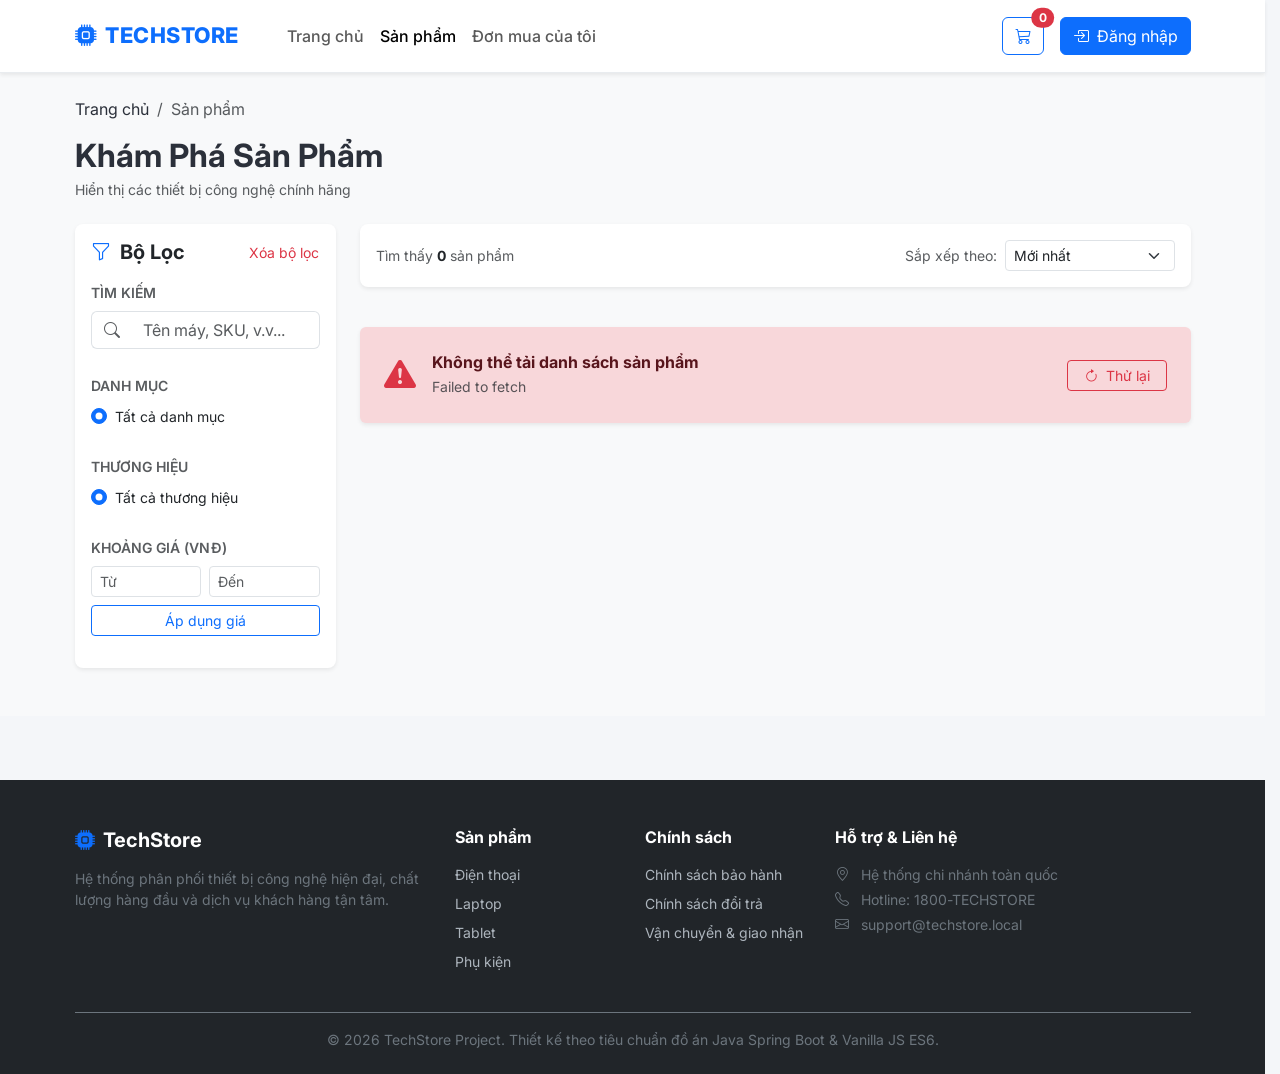
<file: frontend/pages/products/products.html>
<!DOCTYPE html>
<html lang="vi">
<head>
    <meta charset="UTF-8">
    <meta name="viewport" content="width=device-width, initial-scale=1.0">
    <title>Danh Sách Sản Phẩm - TechStore</title>
    
    <!-- Google Fonts Inter -->
    <link rel="preconnect" href="https://fonts.googleapis.com">
    <link rel="preconnect" href="https://fonts.gstatic.com" crossorigin>
    <link href="https://fonts.googleapis.com/css2?family=Inter:wght@300;400;500;600;700&display=swap" rel="stylesheet">
    
    <!-- Bootstrap 5 CSS & Icons -->
    <link href="https://cdn.jsdelivr.net/npm/bootstrap@5.3.3/dist/css/bootstrap.min.css" rel="stylesheet">
    <link href="https://cdn.jsdelivr.net/npm/bootstrap-icons@1.11.3/font/bootstrap-icons.min.css" rel="stylesheet">
    
    <!-- Custom CSS Modules -->
    <link rel="stylesheet" href="../../css/variables.css">
    <link rel="stylesheet" href="../../css/reset.css">
    <link rel="stylesheet" href="../../css/global.css">
    <link rel="stylesheet" href="../../css/components.css">
    <link rel="stylesheet" href="../../css/responsive.css">

    <style>
        .product-card {
            transition: transform 0.2s ease, box-shadow 0.2s ease;
            border-radius: 12px;
        }
        .product-card:hover {
            transform: translateY(-4px);
            box-shadow: 0 8px 24px rgba(0, 0, 0, 0.08) !important;
        }
        .product-image-container {
            height: 220px;
            display: flex;
            align-items: center;
            justify-content: center;
            border-top-left-radius: 12px;
            border-top-right-radius: 12px;
        }
        .product-image-container img {
            max-height: 180px;
            object-fit: contain;
            transition: transform 0.3s ease;
        }
        .product-card:hover .product-image-container img {
            transform: scale(1.05);
        }
        .product-title {
            display: -webkit-box;
            -webkit-line-clamp: 2;
            -webkit-box-orient: vertical;
            overflow: hidden;
            font-size: 0.95rem;
            line-height: 1.4;
            font-weight: 600;
        }
        .skeleton-box {
            display: inline-block;
            height: 1em;
            position: relative;
            overflow: hidden;
            background-color: #e9ecef;
            border-radius: 4px;
        }
        .skeleton-box::after {
            position: absolute;
            top: 0; right: 0; bottom: 0; left: 0;
            transform: translateX(-100%);
            background-image: linear-gradient(
                90deg,
                rgba(255, 255, 255, 0) 0,
                rgba(255, 255, 255, 0.4) 20%,
                rgba(255, 255, 255, 0.7) 60%,
                rgba(255, 255, 255, 0)
            );
            animation: shimmer 1.5s infinite;
            content: '';
        }
        @keyframes shimmer {
            100% { transform: translateX(100%); }
        }
    </style>
</head>
<body>

    <!-- Header / Navbar -->
    <header class="site-navbar sticky-top">
        <div class="container">
            <nav class="navbar navbar-expand-lg navbar-light py-3">
                <a class="navbar-brand" href="../../index.html">
                    <i class="bi bi-cpu-fill"></i>
                    <span>TECHSTORE</span>
                </a>
                
                <button class="navbar-toggler" type="button" data-bs-toggle="collapse" data-bs-target="#navbarContent">
                    <span class="navbar-toggler-icon"></span>
                </button>

                <div class="collapse navbar-collapse" id="navbarContent">
                    <ul class="navbar-nav me-auto mb-2 mb-lg-0 ms-lg-4">
                        <li class="nav-item">
                            <a class="nav-link fw-medium" href="../../index.html">Trang chủ</a>
                        </li>
                        <li class="nav-item">
                            <a class="nav-link active fw-medium" href="./products.html">Sản phẩm</a>
                        </li>
                        <li class="nav-item">
                            <a class="nav-link fw-medium" href="../orders/my-orders.html">Đơn mua của tôi</a>
                        </li>
                    </ul>

                    <div class="d-flex align-items-center gap-3" id="nav-auth-container">
                        <a href="../cart/cart.html" class="btn btn-outline-primary position-relative">
                            <i class="bi bi-cart3"></i>
                            <span class="position-absolute top-0 start-100 translate-middle badge rounded-pill bg-danger" id="cart-badge">
                                0
                            </span>
                        </a>
                        <a href="../auth/login.html" class="btn btn-primary">
                            <i class="bi bi-box-arrow-in-right me-1"></i> Đăng nhập
                        </a>
                    </div>
                </div>
            </nav>
        </div>
    </header>

    <!-- Main Content -->
    <main class="py-4 bg-light">
        <div class="container">

            <!-- Breadcrumb & Page Title -->
            <nav aria-label="breadcrumb" class="mb-3">
                <ol class="breadcrumb">
                    <li class="breadcrumb-item"><a href="../../index.html" class="text-decoration-none">Trang chủ</a></li>
                    <li class="breadcrumb-item active" aria-current="page">Sản phẩm</li>
                </ol>
            </nav>

            <div class="d-flex flex-column flex-md-row justify-content-between align-items-md-center gap-3 mb-4">
                <div>
                    <h2 class="fw-bold mb-1">Khám Phá Sản Phẩm</h2>
                    <p class="text-muted mb-0 small" id="search-summary-text">Hiển thị các thiết bị công nghệ chính hãng</p>
                </div>

                <div class="d-flex align-items-center gap-2" id="staff-action-container" style="display: none !important;">
                    <button class="btn btn-success" id="btn-open-create-modal">
                        <i class="bi bi-plus-circle me-1"></i> Thêm sản phẩm mới
                    </button>
                </div>
            </div>

            <div class="row g-4">
                <!-- Sidebar Filters -->
                <div class="col-lg-3">
                    <div class="card border-0 shadow-sm rounded-3 p-3 mb-4">
                        <div class="d-flex justify-content-between align-items-center mb-3">
                            <h5 class="fw-bold mb-0"><i class="bi bi-funnel me-1 text-primary"></i> Bộ Lọc</h5>
                            <button class="btn btn-link btn-sm text-danger text-decoration-none p-0" id="btn-clear-filters">
                                Xóa bộ lọc
                            </button>
                        </div>

                        <!-- Search Input -->
                        <div class="mb-4">
                            <label class="form-label small fw-semibold text-muted">TÌM KIẾM</label>
                            <div class="input-group">
                                <span class="input-group-text bg-white border-end-0"><i class="bi bi-search text-muted"></i></span>
                                <input type="text" class="form-control border-start-0" id="filter-keyword" placeholder="Tên máy, SKU, v.v...">
                            </div>
                        </div>

                        <!-- Category Filter -->
                        <div class="mb-4">
                            <label class="form-label small fw-semibold text-muted">DANH MỤC</label>
                            <div id="category-filter-list" class="d-flex flex-column gap-2">
                                <div class="text-muted small">Đang tải danh mục...</div>
                            </div>
                        </div>

                        <!-- Brand Filter -->
                        <div class="mb-4">
                            <label class="form-label small fw-semibold text-muted">THƯƠNG HIỆU</label>
                            <div id="brand-filter-list" class="d-flex flex-column gap-2">
                                <div class="text-muted small">Đang tải thương hiệu...</div>
                            </div>
                        </div>

                        <!-- Price Range Filter -->
                        <div class="mb-3">
                            <label class="form-label small fw-semibold text-muted">KHOẢNG GIÁ (VNĐ)</label>
                            <div class="row g-2 mb-2">
                                <div class="col-6">
                                    <input type="number" class="form-control form-control-sm" id="filter-min-price" placeholder="Từ" min="0" step="100000">
                                </div>
                                <div class="col-6">
                                    <input type="number" class="form-control form-control-sm" id="filter-max-price" placeholder="Đến" min="0" step="100000">
                                </div>
                            </div>
                            <button class="btn btn-outline-primary btn-sm w-100" id="btn-apply-price">
                                Áp dụng giá
                            </button>
                        </div>
                    </div>
                </div>

                <!-- Product Catalog List -->
                <div class="col-lg-9">
                    <!-- Top Toolbar: Total & Sort -->
                    <div class="card border-0 shadow-sm rounded-3 p-3 mb-3">
                        <div class="d-flex flex-column flex-sm-row justify-content-between align-items-sm-center gap-3">
                            <div class="text-muted small">
                                Tìm thấy <strong class="text-dark" id="total-products-count">0</strong> sản phẩm
                            </div>

                            <div class="d-flex align-items-center gap-2">
                                <label for="sort-select" class="small text-muted text-nowrap">Sắp xếp theo:</label>
                                <select class="form-select form-select-sm" id="sort-select" style="min-width: 170px;">
                                    <option value="createdAt,desc">Mới nhất</option>
                                    <option value="price,asc">Giá tăng dần</option>
                                    <option value="price,desc">Giá giảm dần</option>
                                    <option value="name,asc">Tên A-Z</option>
                                </select>
                            </div>
                        </div>
                    </div>

                    <!-- Active Filter Badges -->
                    <div id="active-filter-chips" class="d-flex flex-wrap gap-2 mb-3"></div>

                    <!-- Loading State Skeleton -->
                    <div id="loading-state" class="row g-3" style="display: none;">
                        <div class="col-12 col-sm-6 col-md-4 col-lg-3">
                            <div class="card border-0 shadow-sm p-3 h-100">
                                <div class="skeleton-box w-100 mb-3" style="height: 160px;"></div>
                                <div class="skeleton-box w-50 mb-2"></div>
                                <div class="skeleton-box w-100 mb-2"></div>
                                <div class="skeleton-box w-75 mb-3"></div>
                                <div class="skeleton-box w-100" style="height: 32px;"></div>
                            </div>
                        </div>
                        <div class="col-12 col-sm-6 col-md-4 col-lg-3">
                            <div class="card border-0 shadow-sm p-3 h-100">
                                <div class="skeleton-box w-100 mb-3" style="height: 160px;"></div>
                                <div class="skeleton-box w-50 mb-2"></div>
                                <div class="skeleton-box w-100 mb-2"></div>
                                <div class="skeleton-box w-75 mb-3"></div>
                                <div class="skeleton-box w-100" style="height: 32px;"></div>
                            </div>
                        </div>
                        <div class="col-12 col-sm-6 col-md-4 col-lg-3">
                            <div class="card border-0 shadow-sm p-3 h-100">
                                <div class="skeleton-box w-100 mb-3" style="height: 160px;"></div>
                                <div class="skeleton-box w-50 mb-2"></div>
                                <div class="skeleton-box w-100 mb-2"></div>
                                <div class="skeleton-box w-75 mb-3"></div>
                                <div class="skeleton-box w-100" style="height: 32px;"></div>
                            </div>
                        </div>
                        <div class="col-12 col-sm-6 col-md-4 col-lg-3">
                            <div class="card border-0 shadow-sm p-3 h-100">
                                <div class="skeleton-box w-100 mb-3" style="height: 160px;"></div>
                                <div class="skeleton-box w-50 mb-2"></div>
                                <div class="skeleton-box w-100 mb-2"></div>
                                <div class="skeleton-box w-75 mb-3"></div>
                                <div class="skeleton-box w-100" style="height: 32px;"></div>
                            </div>
                        </div>
                    </div>

                    <!-- Error State -->
                    <div id="error-state" class="alert alert-danger shadow-sm border-0 align-items-center justify-content-between p-4 my-4 d-none">
                        <div class="d-flex align-items-center gap-3">
                            <i class="bi bi-exclamation-triangle-fill fs-2 text-danger"></i>
                            <div>
                                <h6 class="fw-bold mb-1">Không thể tải danh sách sản phẩm</h6>
                                <p class="mb-0 small text-muted" id="error-message">Vui lòng kiểm tra lại kết nối backend hoặc thử lại sau.</p>
                            </div>
                        </div>
                        <button class="btn btn-outline-danger btn-sm px-3" id="btn-retry">
                            <i class="bi bi-arrow-clockwise me-1"></i> Thử lại
                        </button>
                    </div>

                    <!-- Empty State -->
                    <div id="empty-state" class="text-center py-5 bg-white rounded-3 shadow-sm my-4 d-none">
                        <i class="bi bi-inbox text-muted" style="font-size: 4rem;"></i>
                        <h5 class="fw-bold mt-3 mb-1">Không tìm thấy sản phẩm phù hợp</h5>
                        <p class="text-muted small mb-4">Hãy thử điều chỉnh lại từ khóa hoặc xóa bớt tiêu chí lọc.</p>
                        <button class="btn btn-primary btn-sm px-4" id="btn-empty-reset">
                            <i class="bi bi-arrow-counterclockwise me-1"></i> Đặt lại bộ lọc
                        </button>
                    </div>

                    <!-- Product Grid Container -->
                    <div class="row g-3" id="product-grid"></div>

                    <!-- Pagination -->
                    <nav class="mt-4 d-flex justify-content-center" id="pagination-container" style="display: none;">
                        <ul class="pagination pagination-sm shadow-sm" id="pagination-list"></ul>
                    </nav>
                </div>
            </div>
        </div>
    </main>

    <!-- Staff/Admin Create or Edit Product Modal -->
    <div class="modal fade" id="productModal" tabindex="-1" aria-labelledby="productModalLabel" aria-hidden="true">
        <div class="modal-dialog modal-lg modal-dialog-centered">
            <div class="modal-content">
                <div class="modal-header">
                    <h5 class="modal-title fw-bold" id="productModalLabel">Thêm sản phẩm mới</h5>
                    <button type="button" class="btn-close" data-bs-dismiss="modal" aria-label="Close"></button>
                </div>
                <form id="product-form">
                    <div class="modal-body">
                        <div id="modal-alert" class="alert alert-danger d-none mb-3"></div>
                        <input type="hidden" id="modal-product-id">

                        <div class="row g-3">
                            <div class="col-md-8">
                                <label class="form-label small fw-semibold">Tên sản phẩm <span class="text-danger">*</span></label>
                                <input type="text" class="form-control" id="modal-name" required placeholder="Ví dụ: iPhone 15 Pro Max 256GB">
                            </div>
                            <div class="col-md-4">
                                <label class="form-label small fw-semibold">Mã SKU <span class="text-danger">*</span></label>
                                <input type="text" class="form-control" id="modal-sku" required placeholder="Ví dụ: APL-IP15PM-256">
                            </div>
                            <div class="col-md-6">
                                <label class="form-label small fw-semibold">Danh mục <span class="text-danger">*</span></label>
                                <select class="form-select" id="modal-category" required>
                                    <option value="">Chọn danh mục...</option>
                                </select>
                            </div>
                            <div class="col-md-6">
                                <label class="form-label small fw-semibold">Thương hiệu <span class="text-danger">*</span></label>
                                <select class="form-select" id="modal-brand" required>
                                    <option value="">Chọn thương hiệu...</option>
                                </select>
                            </div>
                            <div class="col-md-6">
                                <label class="form-label small fw-semibold">Giá bán (VNĐ) <span class="text-danger">*</span></label>
                                <input type="number" class="form-control" id="modal-price" required min="1" step="1000" placeholder="29990000">
                            </div>
                            <div class="col-md-6">
                                <label class="form-label small fw-semibold">Giá vốn (VNĐ) <span class="text-danger">*</span></label>
                                <input type="number" class="form-control" id="modal-cost-price" required min="1" step="1000" placeholder="26000000">
                            </div>
                            <div class="col-12">
                                <label class="form-label small fw-semibold">URL Ảnh chính</label>
                                <input type="url" class="form-control" id="modal-image" placeholder="https://example.com/image.jpg">
                            </div>
                            <div class="col-12">
                                <label class="form-label small fw-semibold">Mô tả sản phẩm</label>
                                <textarea class="form-control" id="modal-description" rows="3" placeholder="Mô tả tóm tắt tính năng nổi bật..."></textarea>
                            </div>
                            <div class="col-12">
                                <label class="form-label small fw-semibold">Thông số kỹ thuật (JSON hoặc văn bản)</label>
                                <textarea class="form-control font-monospace" id="modal-specifications" rows="3" placeholder='{"Màn hình": "6.7 inch", "RAM": "8GB"}'></textarea>
                            </div>
                        </div>
                    </div>
                    <div class="modal-footer">
                        <button type="button" class="btn btn-light" data-bs-dismiss="modal">Hủy</button>
                        <button type="submit" class="btn btn-primary" id="btn-save-product">
                            <span class="spinner-border spinner-border-sm d-none me-1" id="save-spinner"></span>
                            Lưu sản phẩm
                        </button>
                    </div>
                </form>
            </div>
        </div>
    </div>

    <!-- Footer -->
    <footer class="site-footer">
        <div class="container">
            <div class="row g-4 mb-4">
                <div class="col-lg-4">
                    <h5 class="text-white fw-bold mb-3 d-flex align-items-center gap-2">
                        <i class="bi bi-cpu-fill text-primary"></i> TechStore
                    </h5>
                    <p class="small text-secondary">Hệ thống phân phối thiết bị công nghệ hiện đại, chất lượng hàng đầu và dịch vụ khách hàng tận tâm.</p>
                </div>
                <div class="col-6 col-lg-2">
                    <h6 class="text-white fw-bold mb-3">Sản phẩm</h6>
                    <ul class="list-unstyled small d-flex flex-column gap-2">
                        <li><a href="./products.html">Điện thoại</a></li>
                        <li><a href="./products.html">Laptop</a></li>
                        <li><a href="./products.html">Tablet</a></li>
                        <li><a href="./products.html">Phụ kiện</a></li>
                    </ul>
                </div>
                <div class="col-6 col-lg-2">
                    <h6 class="text-white fw-bold mb-3">Chính sách</h6>
                    <ul class="list-unstyled small d-flex flex-column gap-2">
                        <li><a href="#">Chính sách bảo hành</a></li>
                        <li><a href="#">Chính sách đổi trả</a></li>
                        <li><a href="#">Vận chuyển & giao nhận</a></li>
                    </ul>
                </div>
                <div class="col-lg-4">
                    <h6 class="text-white fw-bold mb-3">Hỗ trợ & Liên hệ</h6>
                    <p class="small text-secondary mb-1"><i class="bi bi-geo-alt me-2"></i> Hệ thống chi nhánh toàn quốc</p>
                    <p class="small text-secondary mb-1"><i class="bi bi-telephone me-2"></i> Hotline: 1800-TECHSTORE</p>
                    <p class="small text-secondary"><i class="bi bi-envelope me-2"></i> support@techstore.local</p>
                </div>
            </div>
            <div class="border-top border-secondary pt-3 text-center small text-secondary">
                &copy; 2026 TechStore Project. Thiết kế theo tiêu chuẩn đồ án Java Spring Boot & Vanilla JS ES6.
            </div>
        </div>
    </footer>

    <!-- Bootstrap JS Bundle -->
    <script src="https://cdn.jsdelivr.net/npm/bootstrap@5.3.3/dist/js/bootstrap.bundle.min.js"></script>

    <!-- Page Logic Module -->
    <script type="module" src="./product-list.js"></script>
</body>
</html>
</file>
<file: frontend/css/variables.css>
:root {
    --primary: #0d6efd;
    --primary-hover: #0b5ed7;
    --primary-subtle: #cfe2ff;
    --secondary: #6c757d;
    --success: #198754;
    --danger: #dc3545;
    --warning: #ffc107;
    --info: #0dcaf0;
    --dark: #212529;
    --light: #f8f9fa;
    --body-bg: #f4f6f9;
    --card-bg: #ffffff;
    --text-color: #2b303a;
    --text-muted: #6c757d;
    --border-color: #e9ecef;
    --font-sans: 'Inter', -apple-system, BlinkMacSystemFont, "Segoe UI", Roboto, "Helvetica Neue", Arial, sans-serif;
    --shadow-sm: 0 .125rem .25rem rgba(0,0,0,.075);
    --shadow-md: 0 .5rem 1rem rgba(0,0,0,.15);
    --radius-sm: 6px;
    --radius-md: 10px;
    --radius-lg: 16px;
}
</file>
<file: frontend/css/global.css>
body {
    display: flex;
    flex-direction: column;
}

main {
    flex: 1 0 auto;
}

.site-navbar {
    background-color: #ffffff;
    border-bottom: 1px solid var(--border-color);
    box-shadow: var(--shadow-sm);
}

.navbar-brand {
    font-weight: 800;
    font-size: 1.35rem;
    color: var(--primary) !important;
    display: inline-flex;
    align-items: center;
    gap: 8px;
    line-height: 1;
    text-transform: uppercase;
    letter-spacing: 0.5px;
}

.site-footer {
    background-color: var(--dark);
    color: #ced4da;
    padding: 3rem 0 1.5rem;
    margin-top: 4rem;
}

.site-footer a {
    color: #adb5bd;
    transition: color 0.2s ease;
}

.site-footer a:hover {
    color: #ffffff;
}

.section-title {
    font-weight: 700;
    margin-bottom: 1.5rem;
    position: relative;
    padding-bottom: 0.5rem;
}

.section-title::after {
    content: '';
    position: absolute;
    bottom: 0;
    left: 0;
    width: 50px;
    height: 3px;
    background-color: var(--primary);
    border-radius: 2px;
}
</file>
<file: frontend/css/components.css>
/* Product Cards */
.product-card {
    background-color: var(--card-bg);
    border: 1px solid var(--border-color);
    border-radius: var(--radius-md);
    overflow: hidden;
    transition: transform 0.2s ease, box-shadow 0.2s ease;
    height: 100%;
    display: flex;
    flex-direction: column;
}

.product-card:hover {
    transform: translateY(-4px);
    box-shadow: var(--shadow-md);
}

.product-image-container {
    height: 200px;
    background-color: #f8f9fa;
    display: flex;
    align-items: center;
    justify-content: center;
    overflow: hidden;
    position: relative;
}

.product-image-container img {
    max-height: 170px;
    object-fit: contain;
    transition: transform 0.3s ease;
}

.product-card:hover .product-image-container img {
    transform: scale(1.05);
}

.product-card-body {
    padding: 1.25rem;
    display: flex;
    flex-direction: column;
    flex-grow: 1;
}

.product-title {
    font-size: 1rem;
    font-weight: 600;
    margin-bottom: 0.5rem;
    display: -webkit-box;
    -webkit-line-clamp: 2;
    -webkit-box-orient: vertical;
    overflow: hidden;
    line-height: 1.4;
}

.product-price {
    font-size: 1.2rem;
    font-weight: 700;
    color: var(--danger);
    margin-top: auto;
    padding-top: 0.5rem;
}

/* Hero Section */
.hero-banner {
    background: linear-gradient(135deg, #0d6efd 0%, #0a4294 100%);
    color: white;
    padding: 4rem 2rem;
    border-radius: var(--radius-lg);
    margin-bottom: 3rem;
}

/* Status Panel */
.status-panel {
    background-color: #ffffff;
    border: 1px solid var(--border-color);
    border-radius: var(--radius-md);
    padding: 1rem 1.5rem;
    margin-bottom: 2rem;
    box-shadow: var(--shadow-sm);
}

/* Category Card */
.category-card {
    background-color: #ffffff;
    border: 1px solid var(--border-color);
    border-radius: var(--radius-md);
    padding: 1.5rem 1rem;
    text-align: center;
    transition: all 0.2s ease;
    cursor: pointer;
}

.category-card:hover {
    border-color: var(--primary);
    background-color: #f8faff;
    transform: translateY(-2px);
}

.category-icon {
    font-size: 2.2rem;
    color: var(--primary);
    margin-bottom: 0.75rem;
}
</file>
<file: frontend/css/responsive.css>
@media (max-width: 991.98px) {
    .hero-banner {
        padding: 2.5rem 1.5rem;
        text-align: center;
    }
}

@media (max-width: 767.98px) {
    .hero-banner h1 {
        font-size: 1.75rem;
    }
    
    .product-image-container {
        height: 160px;
    }
}
</file>
